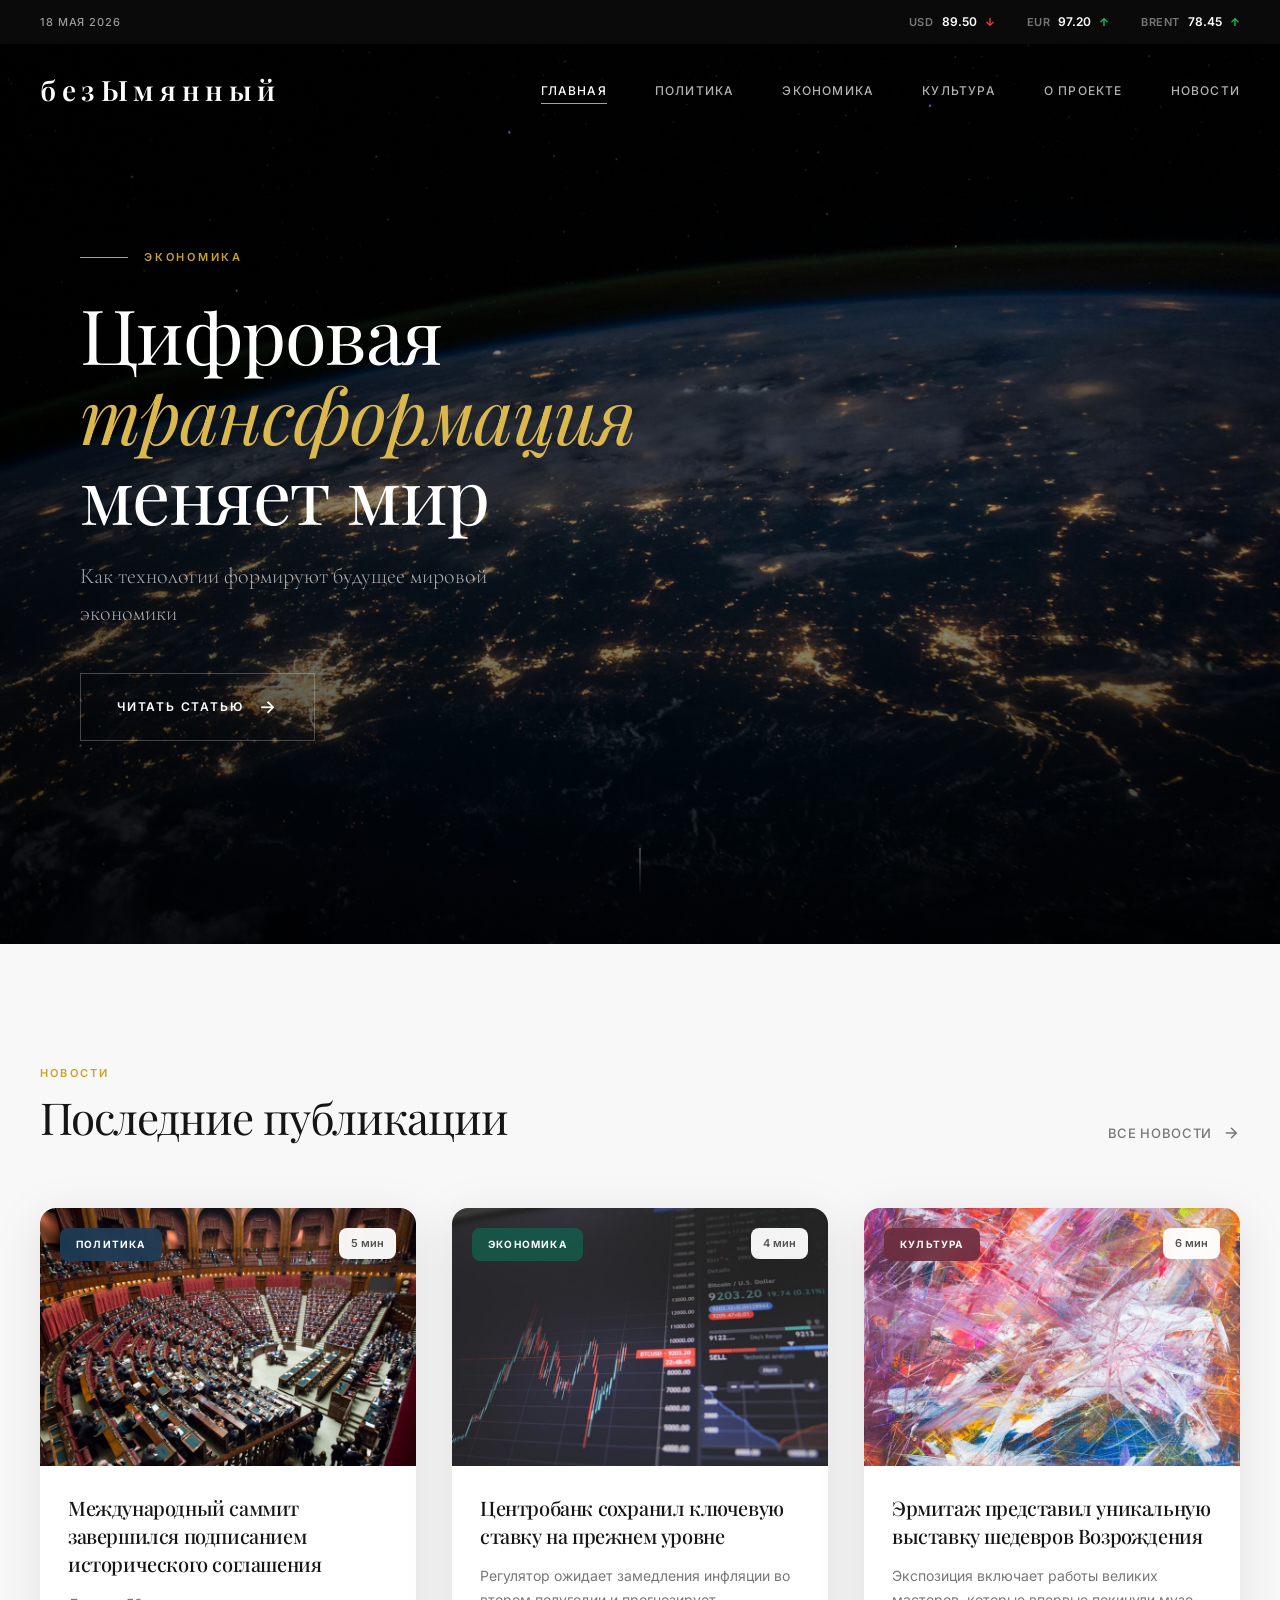
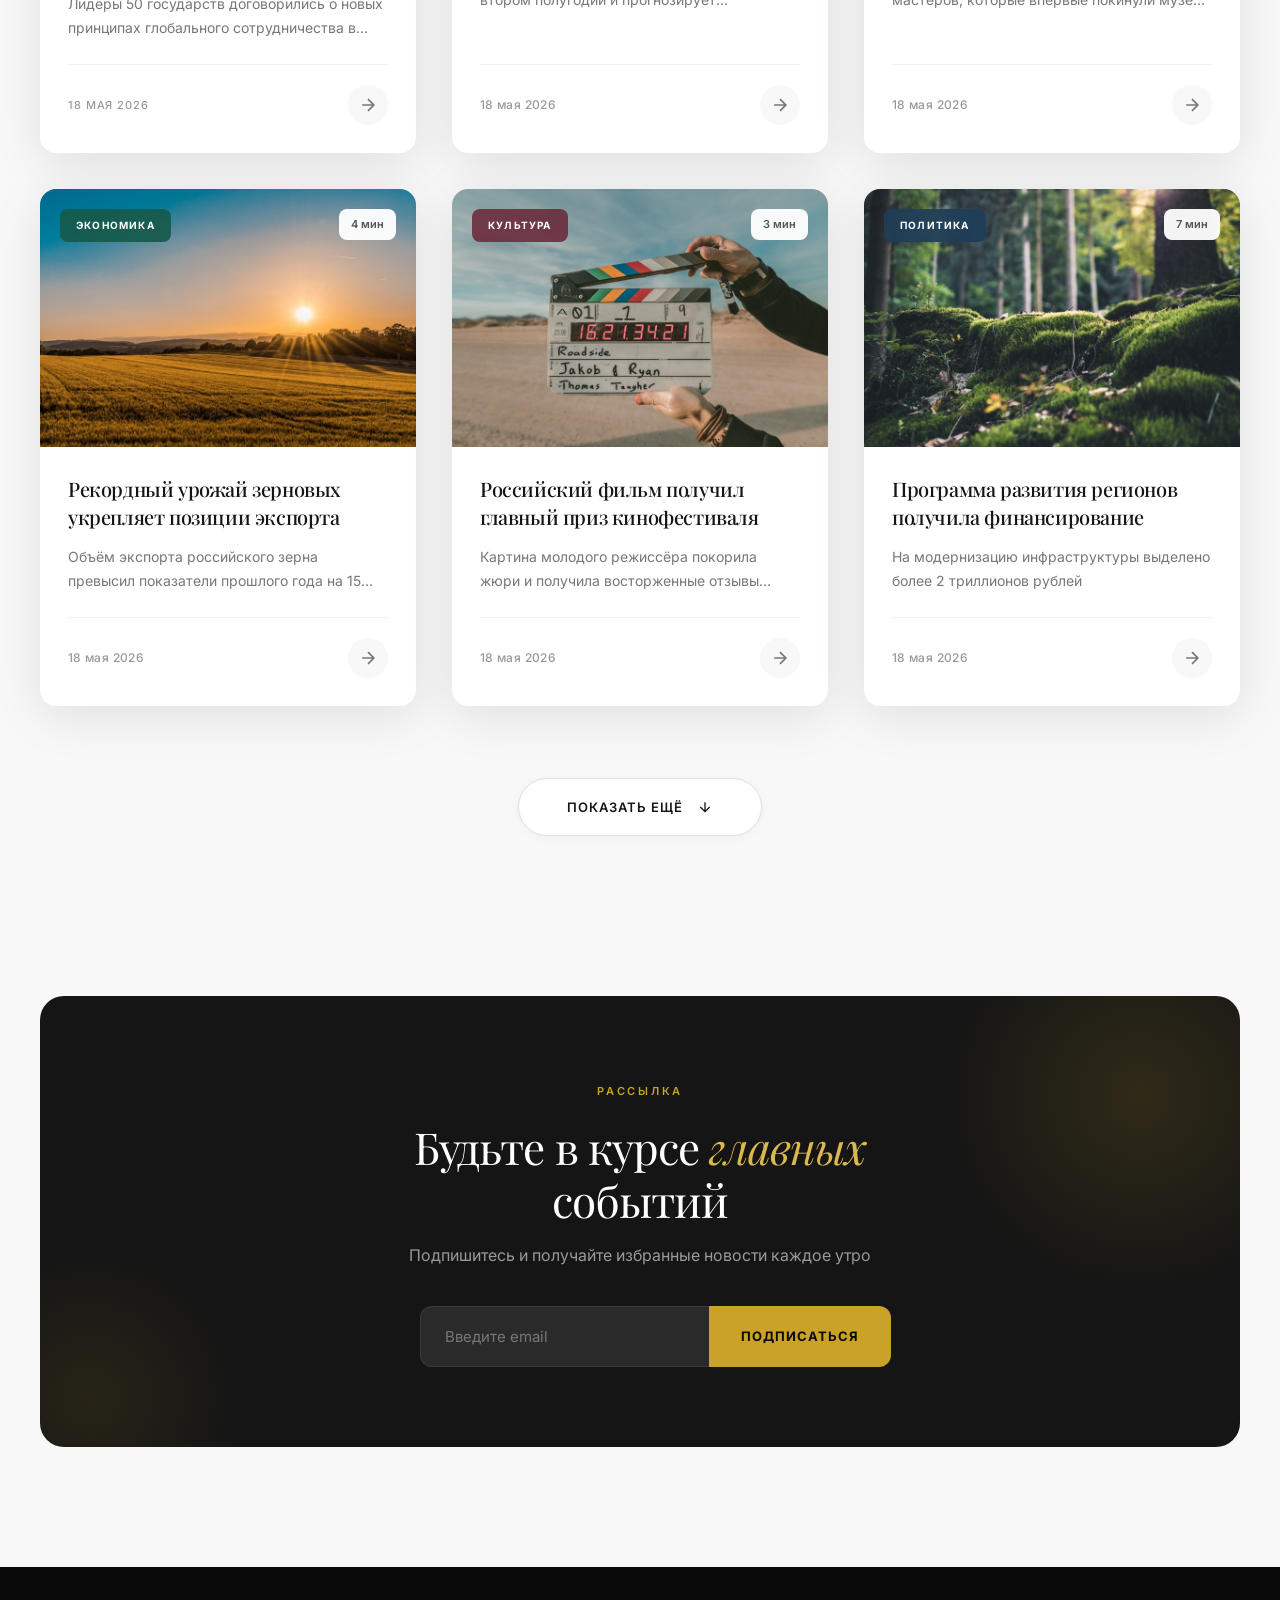
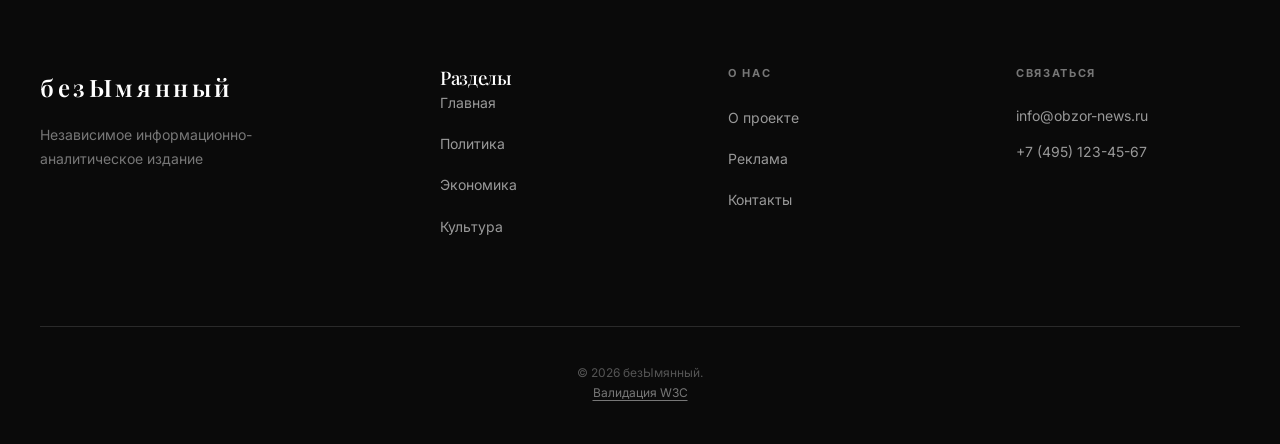
<file: index.html>
<!DOCTYPE html>
<html lang="ru">

<head>
    <meta charset="UTF-8">
    <meta name="viewport" content="width=device-width, initial-scale=1.0">
    <title>безЫмянный — Главные новости</title>
    <link rel="stylesheet" href="style.css">
    <link rel="preconnect" href="https://fonts.googleapis.com">
    <link
        href="https://fonts.googleapis.com/css2?family=Cormorant+Garamond:ital,wght@0,300;0,400;0,500;0,600;0,700;1,400;1,500&family=Inter:wght@300;400;500;600;700&family=Playfair+Display:ital,wght@0,400;0,500;0,600;0,700;1,400;1,500&display=swap"
        rel="stylesheet">
</head>

<body class="page-home">
    <!-- Верхняя панель -->
    <div class="top-bar">
        <div class="container">
            <div class="top-bar-content">
                <time class="current-date" datetime="2026-05-18">18 мая 2026</time>
                <div class="stocks-ticker">
                    <div class="ticker-item">
                        <span class="ticker-label">USD</span>
                        <span class="ticker-value">89.50</span>
                        <span class="ticker-change down">↓</span>
                    </div>
                    <div class="ticker-item">
                        <span class="ticker-label">EUR</span>
                        <span class="ticker-value">97.20</span>
                        <span class="ticker-change up">↑</span>
                    </div>
                    <div class="ticker-item">
                        <span class="ticker-label">BRENT</span>
                        <span class="ticker-value">78.45</span>
                        <span class="ticker-change up">↑</span>
                    </div>
                </div>
            </div>
        </div>
    </div>

    <!-- Шапка -->
    <header class="header">
        <div class="container">
            <div class="header-content">
                <a href="index.html" class="logo">безЫмянный</a>

                <nav class="nav">
                    <ul class="nav-list">
                        <li><a href="index.html" class="nav-link active">Главная</a></li>
                        <li><a href="politics.html" class="nav-link">Политика</a></li>
                        <li><a href="economy.html" class="nav-link">Экономика</a></li>
                        <li><a href="culture.html" class="nav-link">Культура</a></li>
                        <li><a href="about.html" class="nav-link">О проекте</a></li>
                        <li><a href="news.html?id=1" class="nav-link">Новости</a></li>
                    </ul>
                </nav>

                <button type="button" class="menu-toggle" aria-label="Меню" aria-expanded="false">
                    <span></span>
                    <span></span>
                </button>
            </div>
        </div>
    </header>

    <!-- Мобильное меню -->
    <div class="mobile-menu">
        <nav class="mobile-nav">
            <ul>
                <li><a href="index.html">Главная</a></li>
                <li><a href="politics.html">Политика</a></li>
                <li><a href="economy.html">Экономика</a></li>
                <li><a href="culture.html">Культура</a></li>
                <li><a href="about.html">О проекте</a></li>
                <li><a href="news.html?id=1">Новости</a></li>
            </ul>
        </nav>
    </div>

    <main>
        <!-- HERO -->
        <section class="hero">
            <div class="hero-bg">
                <img src="./imagine/mainweb.jfif"
                    alt="">
                <div class="hero-overlay"></div>
            </div>

            <div class="hero-content">
                <div class="hero-inner">
                    <div class="hero-tag">
                        <span class="tag-line"></span>
                        <span class="tag-text">Экономика</span>
                    </div>

                    <h1 class="hero-title">
                        Цифровая<br>
                        <em>трансформация</em><br>
                        меняет мир
                    </h1>

                    <p class="hero-subtitle">
                        Как технологии формируют будущее мировой экономики
                    </p>

                    <a href="#" onclick="return false;" class="hero-btn">
                        <span>Читать статью</span>
                        <span class="btn-arrow">→</span>
                    </a>
                </div>
            </div>

            <div class="hero-scroll">
                <div class="scroll-indicator">
                    <span class="scroll-line"></span>
                </div>
            </div>
        </section>

        <!-- Секция новостей -->
        <section class="news-section">
            <div class="container">
                <!-- Заголовок секции -->
                <div class="section-header">
                    <div class="section-header-left">
                        <span class="section-label">Новости</span>
                        <h2 class="section-title">Последние публикации</h2>
                    </div>
                    <a href="#" class="section-more">
                        Все новости
                        <svg width="18" height="18" viewBox="0 0 24 24" fill="none" stroke="currentColor"
                            stroke-width="2">
                            <path d="M5 12h14M12 5l7 7-7 7" />
                        </svg>
                    </a>
                </div>

                <!-- Сетка новостей -->
                <div class="news-grid">

                    <!-- Карточка новости 1 -->
                    <article class="news-card">
                        <a href="news.html?id=1" class="card-link">
                            <div class="card-image-container">
                                <div class="card-image">
                                    <img src="./imagine/2.jfif"
                                        alt="">
                                </div>
                                <div class="card-image-overlay"></div>
                                <span class="card-category politics">Политика</span>
                                <div class="card-read-badge">
                                    <span>5 мин</span>
                                </div>
                            </div>
                            <div class="card-content">
                                <div class="card-content-inner">
                                    <h3 class="card-title">Международный саммит завершился подписанием исторического
                                        соглашения</h3>
                                    <p class="card-excerpt">Лидеры 50 государств договорились о новых принципах
                                        глобального сотрудничества в сфере экономики и безопасности</p>
                                </div>
                                <div class="card-footer">
                                    <time class="current-date" datetime="2026-05-18">18 мая 2026</time>
                                    <span class="card-arrow">
                                        <svg width="20" height="20" viewBox="0 0 24 24" fill="none"
                                            stroke="currentColor" stroke-width="2">
                                            <path d="M5 12h14M12 5l7 7-7 7" />
                                        </svg>
                                    </span>
                                </div>
                            </div>
                        </a>
                    </article>

                    <!-- Карточка новости 2 -->
                    <article class="news-card">
                        <a href="news.html?id=2" class="card-link">
                            <div class="card-image-container">
                                <div class="card-image">
                                    <img src="./imagine/3.jfif"
                                        alt="">
                                </div>
                                <div class="card-image-overlay"></div>
                                <span class="card-category economy">Экономика</span>
                                <div class="card-read-badge">
                                    <span>4 мин</span>
                                </div>
                            </div>
                            <div class="card-content">
                                <div class="card-content-inner">
                                    <h3 class="card-title">Центробанк сохранил ключевую ставку на прежнем уровне</h3>
                                    <p class="card-excerpt">Регулятор ожидает замедления инфляции во втором полугодии и
                                        прогнозирует стабилизацию рынка</p>
                                </div>
                                <div class="card-footer">
                                    <time class="card-date" datetime="2026-05-18">18 мая 2026</time>
                                    <span class="card-arrow">
                                        <svg width="20" height="20" viewBox="0 0 24 24" fill="none"
                                            stroke="currentColor" stroke-width="2">
                                            <path d="M5 12h14M12 5l7 7-7 7" />
                                        </svg>
                                    </span>
                                </div>
                            </div>
                        </a>
                    </article>

                    <!-- Карточка новости 3 -->
                    <article class="news-card">
                        <a href="news.html?id=3" class="card-link">
                            <div class="card-image-container">
                                <div class="card-image">
                                    <img src="./imagine/4.jfif"
                                        alt="">
                                </div>
                                <div class="card-image-overlay"></div>
                                <span class="card-category culture">Культура</span>
                                <div class="card-read-badge">
                                    <span>6 мин</span>
                                </div>
                            </div>
                            <div class="card-content">
                                <div class="card-content-inner">
                                    <h3 class="card-title">Эрмитаж представил уникальную выставку шедевров Возрождения
                                    </h3>
                                    <p class="card-excerpt">Экспозиция включает работы великих мастеров, которые впервые
                                        покинули музеи Италии</p>
                                </div>
                                <div class="card-footer">
                                    <time class="card-date" datetime="2026-05-18">18 мая 2026</time>
                                    <span class="card-arrow">
                                        <svg width="20" height="20" viewBox="0 0 24 24" fill="none"
                                            stroke="currentColor" stroke-width="2">
                                            <path d="M5 12h14M12 5l7 7-7 7" />
                                        </svg>
                                    </span>
                                </div>
                            </div>
                        </a>
                    </article>

                    <!-- Карточка новости 4 -->
                    <article class="news-card">
                        <a href="news.html?id=4" class="card-link">
                            <div class="card-image-container">
                                <div class="card-image">
                                    <img src="./imagine/5.jfif"
                                        alt="">
                                </div>
                                <div class="card-image-overlay"></div>
                                <span class="card-category economy">Экономика</span>
                                <div class="card-read-badge">
                                    <span>4 мин</span>
                                </div>
                            </div>
                            <div class="card-content">
                                <div class="card-content-inner">
                                    <h3 class="card-title">Рекордный урожай зерновых укрепляет позиции экспорта</h3>
                                    <p class="card-excerpt">Объём экспорта российского зерна превысил показатели
                                        прошлого года на 15 процентов</p>
                                </div>
                                <div class="card-footer">
                                    <time class="card-date" datetime="2026-05-18">18 мая 2026</time>
                                    <span class="card-arrow">
                                        <svg width="20" height="20" viewBox="0 0 24 24" fill="none"
                                            stroke="currentColor" stroke-width="2">
                                            <path d="M5 12h14M12 5l7 7-7 7" />
                                        </svg>
                                    </span>
                                </div>
                            </div>
                        </a>
                    </article>

                    <!-- Карточка новости 5 -->
                    <article class="news-card">
                        <a href="news.html?id=5" class="card-link">
                            <div class="card-image-container">
                                <div class="card-image">
                                    <img src="./imagine/6.jfif"
                                        alt="">
                                </div>
                                <div class="card-image-overlay"></div>
                                <span class="card-category culture">Культура</span>
                                <div class="card-read-badge">
                                    <span>3 мин</span>
                                </div>
                            </div>
                            <div class="card-content">
                                <div class="card-content-inner">
                                    <h3 class="card-title">Российский фильм получил главный приз кинофестиваля</h3>
                                    <p class="card-excerpt">Картина молодого режиссёра покорила жюри и получила
                                        восторженные отзывы критиков</p>
                                </div>
                                <div class="card-footer">
                                    <time class="card-date" datetime="2026-05-18">18 мая 2026</time>
                                    <span class="card-arrow">
                                        <svg width="20" height="20" viewBox="0 0 24 24" fill="none"
                                            stroke="currentColor" stroke-width="2">
                                            <path d="M5 12h14M12 5l7 7-7 7" />
                                        </svg>
                                    </span>
                                </div>
                            </div>
                        </a>
                    </article>

                    <!-- Карточка новости 6 -->
                    <article class="news-card">
                        <a href="news.html?id=6" class="card-link">
                            <div class="card-image-container">
                                <div class="card-image">
                                    <img src="./imagine/7.jfif"
                                        alt="">
                                </div>
                                <div class="card-image-overlay"></div>
                                <span class="card-category politics">Политика</span>
                                <div class="card-read-badge">
                                    <span>7 мин</span>
                                </div>
                            </div>
                            <div class="card-content">
                                <div class="card-content-inner">
                                    <h3 class="card-title">Программа развития регионов получила финансирование</h3>
                                    <p class="card-excerpt">На модернизацию инфраструктуры выделено более 2 триллионов
                                        рублей</p>
                                </div>
                                <div class="card-footer">
                                    <time class="card-date" datetime="2026-05-18">18 мая 2026</time>
                                    <span class="card-arrow">
                                        <svg width="20" height="20" viewBox="0 0 24 24" fill="none"
                                            stroke="currentColor" stroke-width="2">
                                            <path d="M5 12h14M12 5l7 7-7 7" />
                                        </svg>
                                    </span>
                                </div>
                            </div>
                        </a>
                    </article>

                </div>

                <!-- Кнопка загрузить ещё -->
                <div class="section-footer">
                    <button class="load-more-btn">
                        <span class="btn-text">Показать ещё</span>
                        <span class="btn-icon">
                            <svg width="16" height="16" viewBox="0 0 24 24" fill="none" stroke="currentColor"
                                stroke-width="2">
                                <path d="M12 5v14M5 12l7 7 7-7" />
                            </svg>
                        </span>
                    </button>
                </div>
            </div>
        </section>

        <!-- Подписка -->
        <section class="subscribe-section">
            <div class="container">
                <div class="subscribe-card">
                    <div class="subscribe-content">
                        <span class="subscribe-label">Рассылка</span>
                        <h2 class="subscribe-title">Будьте в курсе <em>главных</em> событий</h2>
                        <p class="subscribe-desc">Подпишитесь и получайте избранные новости каждое утро</p>
                        <form class="subscribe-form">
                            <input type="email" placeholder="Введите email" required>
                            <button type="submit">Подписаться</button>
                        </form>
                    </div>
                </div>
            </div>
        </section>
    </main>

    <!-- Подвал -->
    <footer class="footer">
        <div class="container">
            <div class="footer-main">
                <div class="footer-brand">
                    <a href="index.html" class="footer-logo">безЫмянный</a>
                    <p>Независимое информационно-аналитическое издание</p>
                </div>
                <nav class="footer-nav">
                    <h3>Разделы</h3>
                    <ul>
                        <li><a href="index.html">Главная</a></li>
                        <li><a href="politics.html">Политика</a></li>
                        <li><a href="economy.html">Экономика</a></li>
                        <li><a href="culture.html">Культура</a></li>
                    </ul>
                </nav>
                <nav class="footer-nav">
                    <h4>О нас</h4>
                    <ul>
                        <li><a href="about.html">О проекте</a></li>
                        <li><a href="#">Реклама</a></li>
                        <li><a href="#">Контакты</a></li>
                    </ul>
                </nav>
                <div class="footer-contacts">
                    <h4>Связаться</h4>
                    <a href="mailto:info@obzor-news.ru">info@obzor-news.ru</a>
                    <a href="tel:+74951234567">+7 (495) 123-45-67</a>
                </div>
            </div>
            <div class="footer-bottom">
                <p>© 2026 безЫмянный. </p>
                <p><a class="validator-link" href="https://validator.w3.org/check?uri=referer" target="_blank"
                        rel="noopener noreferrer">Валидация W3C</a></p>
            </div>
        </div>
    </footer>

    <script src="script.js"></script>
</body>

</html>
</file>
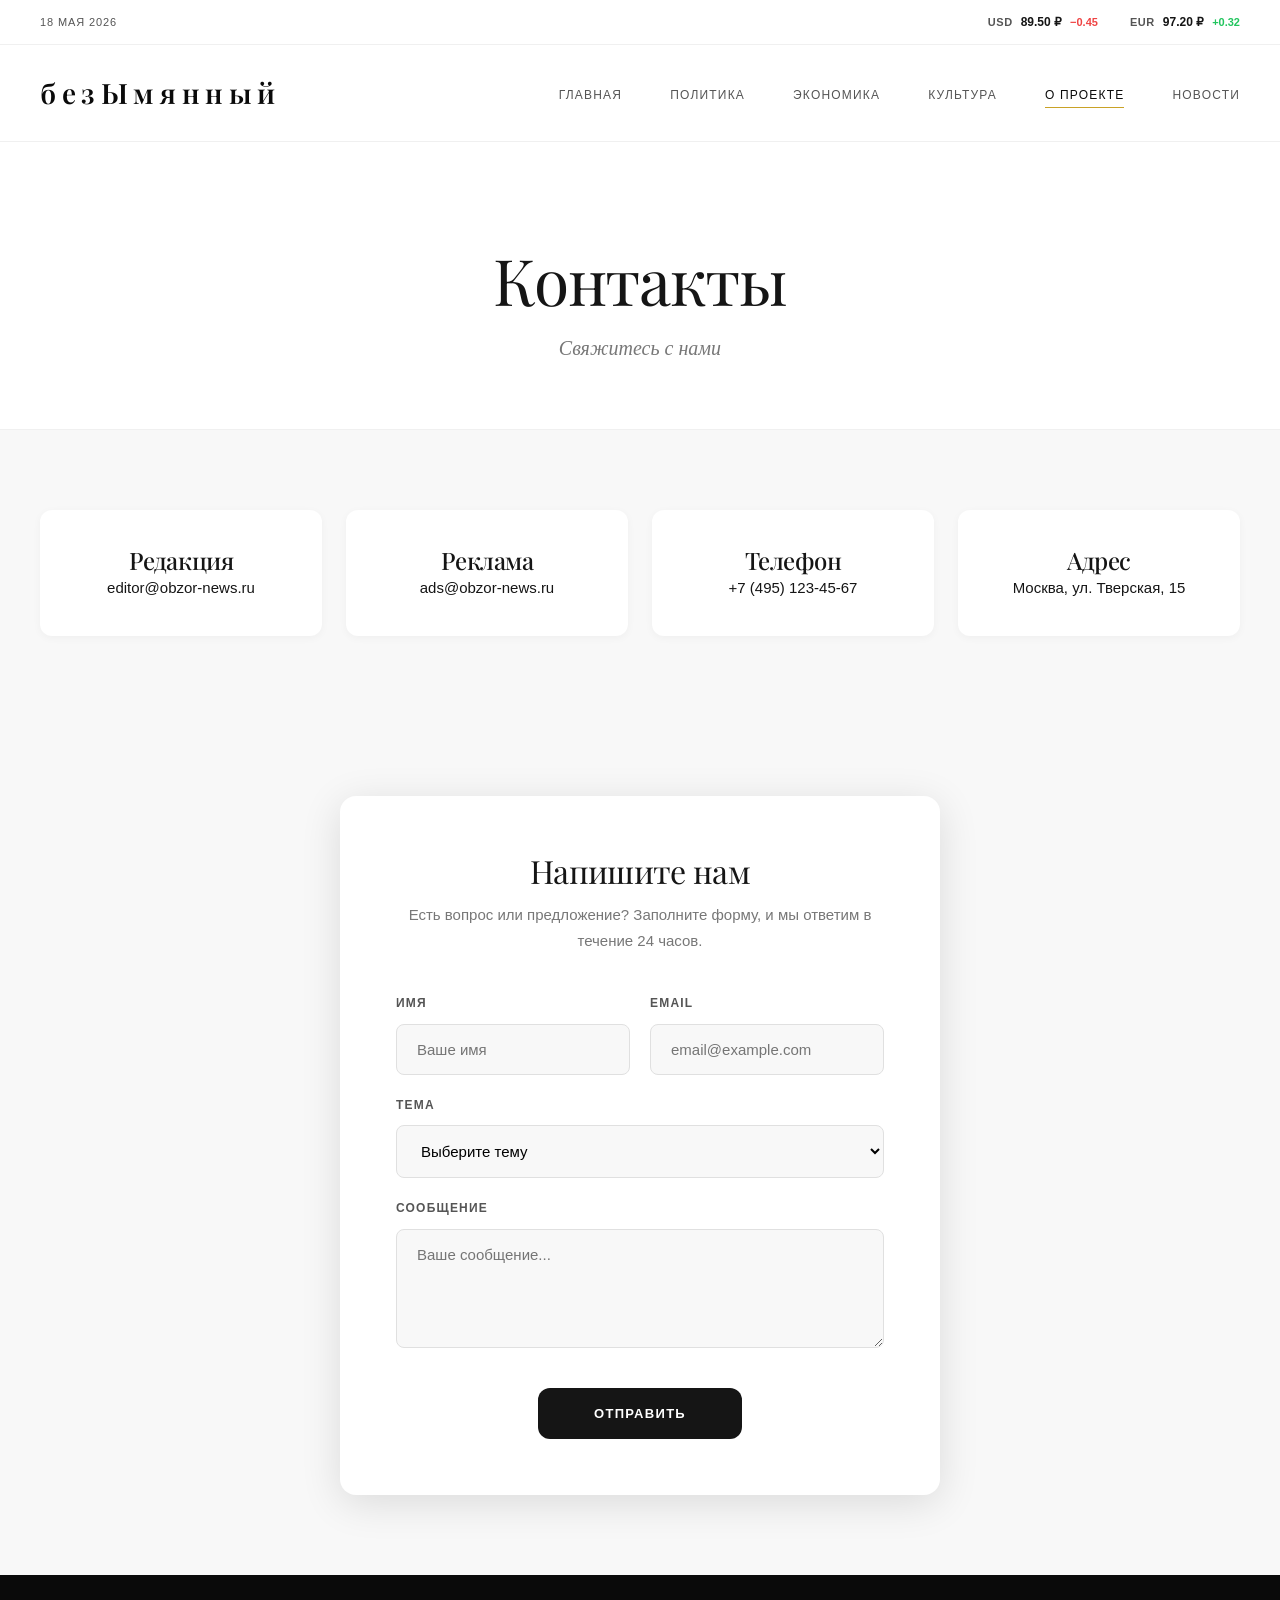
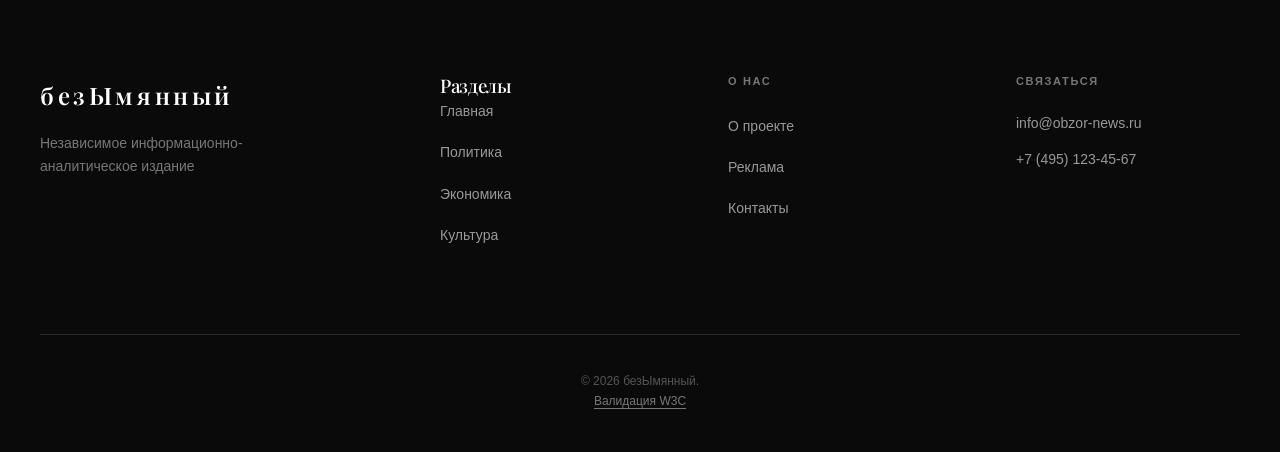
<file: about.html>
<!DOCTYPE html>
<html lang="ru">
<head>
    <meta charset="UTF-8">
    <meta name="viewport" content="width=device-width, initial-scale=1.0">
    <title>О проекте — безЫмянный</title>
    <link rel="stylesheet" href="style.css">
    <link rel="preconnect" href="https://fonts.googleapis.com">
    <link href="https://fonts.googleapis.com/css2?family=Cormorant:ital,wght@0,300;0,400;0,500;0,600;0,700;1,400;1,500&family=Geologica:wght@300;400;500;600;700&family=Playfair+Display:ital,wght@0,400;0,500;0,600;0,700;1,400;1,500&display=swap" rel="stylesheet">
</head>
<body>
    <!-- Верхняя панель -->
    <div class="top-bar top-bar-light">
        <div class="container">
            <div class="top-bar-content">
               <time class="current-date" datetime="2026-05-18">18 мая 2026</time>
                <div class="stocks-ticker">
                    <div class="ticker-item">
                        <span class="ticker-label">USD</span>
                        <span class="ticker-value">89.50 ₽</span>
                        <span class="ticker-change down">−0.45</span>
                    </div>
                    <div class="ticker-item">
                        <span class="ticker-label">EUR</span>
                        <span class="ticker-value">97.20 ₽</span>
                        <span class="ticker-change up">+0.32</span>
                    </div>
                </div>
            </div>
        </div>
    </div>

    <!-- Шапка -->
    <header class="header header-light">
        <div class="container">
            <div class="header-content">
                <a href="index.html" class="logo">
                    <span class="logo-text">безЫмянный</span>
                </a>
                
                <nav class="nav">
                    <ul class="nav-list">
                        <li><a href="index.html" class="nav-link">Главная</a></li>
                        <li><a href="politics.html" class="nav-link">Политика</a></li>
                        <li><a href="economy.html" class="nav-link">Экономика</a></li>
                        <li><a href="culture.html" class="nav-link">Культура</a></li>
                        <li><a href="about.html" class="nav-link active">О проекте</a></li>
                        <li><a href="news.html?id=1" class="nav-link">Новости</a></li>
                    </ul>
                </nav>

                <button type="button" class="menu-toggle" aria-label="Меню" aria-expanded="false">
                    <span></span>
                    <span></span>
                </button>
            </div>
        </div>
    </header>

    <!-- Мобильное меню -->
    <div class="mobile-menu">
        <nav class="mobile-nav">
            <ul>
                <li><a href="index.html">Главная</a></li>
                <li><a href="politics.html">Политика</a></li>
                <li><a href="economy.html">Экономика</a></li>
                <li><a href="culture.html">Культура</a></li>
                <li><a href="about.html">О проекте</a></li>
                <li><a href="news.html?id=1">Новости</a></li>
            </ul>
        </nav>
    </div>

    <main>
        <!-- Заголовок -->
        <section class="page-header">
            <div class="container">
                <h1 class="page-title">Контакты</h1>
                <p class="page-desc">Свяжитесь с нами</p>
            </div>
        </section>

        <!-- Контакты -->
        <section class="contacts-section">
            <div class="container">
                <div class="contacts-grid">
                    <div class="contact-card">
                        <h2>Редакция</h2>
                        <p>editor@obzor-news.ru</p>
                    </div>
                    <div class="contact-card">
                        <h2>Реклама</h2>
                        <p>ads@obzor-news.ru</p>
                    </div>
                    <div class="contact-card">
                        <h2>Телефон</h2>
                        <p>+7 (495) 123-45-67</p>
                    </div>
                    <div class="contact-card">
                        <h2>Адрес</h2>
                        <p>Москва, ул. Тверская, 15</p>
                    </div>
                </div>
            </div>
        </section>

        <!-- Форма обратной связи -->
        <section class="form-section">
            <div class="container container-narrow">
                <div class="form-wrapper">
                    <h2>Напишите нам</h2>
                    <p>Есть вопрос или предложение? Заполните форму, и мы ответим в течение 24 часов.</p>
                    
                    <form class="contact-form">
                        <div class="form-row">
                            <div class="form-group">
                                <label for="name">Имя</label>
                                <input type="text" id="name" name="name" placeholder="Ваше имя" required>
                            </div>
                            <div class="form-group">
                                <label for="email">Email</label>
                                <input type="email" id="email" name="email" placeholder="email@example.com" required>
                            </div>
                        </div>
                        <div class="form-group">
                            <label for="subject">Тема</label>
                            <select id="subject" name="subject">
                                <option value="">Выберите тему</option>
                                <option value="ads">Реклама</option>
                                <option value="author">Стать автором</option>
                                <option value="error">Сообщить об ошибке</option>
                                <option value="other">Другое</option>
                            </select>
                        </div>
                        <div class="form-group">
                            <label for="message">Сообщение</label>
                            <textarea id="message" name="message" rows="5" placeholder="Ваше сообщение..." required></textarea>
                        </div>
                        <button type="submit" class="submit-btn">Отправить</button>
                    </form>
                </div>
            </div>
        </section>
    </main>

    <!-- Подвал -->
   <footer class="footer">
        <div class="container">
            <div class="footer-main">
                <div class="footer-brand">
                    <a href="index.html" class="footer-logo">безЫмянный</a>
                    <p>Независимое информационно-аналитическое издание</p>
                </div>
                <nav class="footer-nav">
                    <h3>Разделы</h3>
                    <ul>
                        <li><a href="index.html">Главная</a></li>
                        <li><a href="politics.html">Политика</a></li>
                        <li><a href="economy.html">Экономика</a></li>
                        <li><a href="culture.html">Культура</a></li>
                    </ul>
                </nav>
                <nav class="footer-nav">
                    <h4>О нас</h4>
                    <ul>
                        <li><a href="about.html">О проекте</a></li>
                        <li><a href="#">Реклама</a></li>
                        <li><a href="#">Контакты</a></li>
                    </ul>
                </nav>
                <div class="footer-contacts">
                    <h4>Связаться</h4>
                    <a href="mailto:info@obzor-news.ru">info@obzor-news.ru</a>
                    <a href="tel:+74951234567">+7 (495) 123-45-67</a>
                </div>
            </div>
            <div class="footer-bottom">
                <p>© 2026 безЫмянный. </p>
                <p><a class="validator-link" href="https://validator.w3.org/check?uri=referer" target="_blank" rel="noopener noreferrer">Валидация W3C</a></p>
            </div>
        </div>
    </footer>


    <script src="script.js"></script>
</body>
</html>
</file>
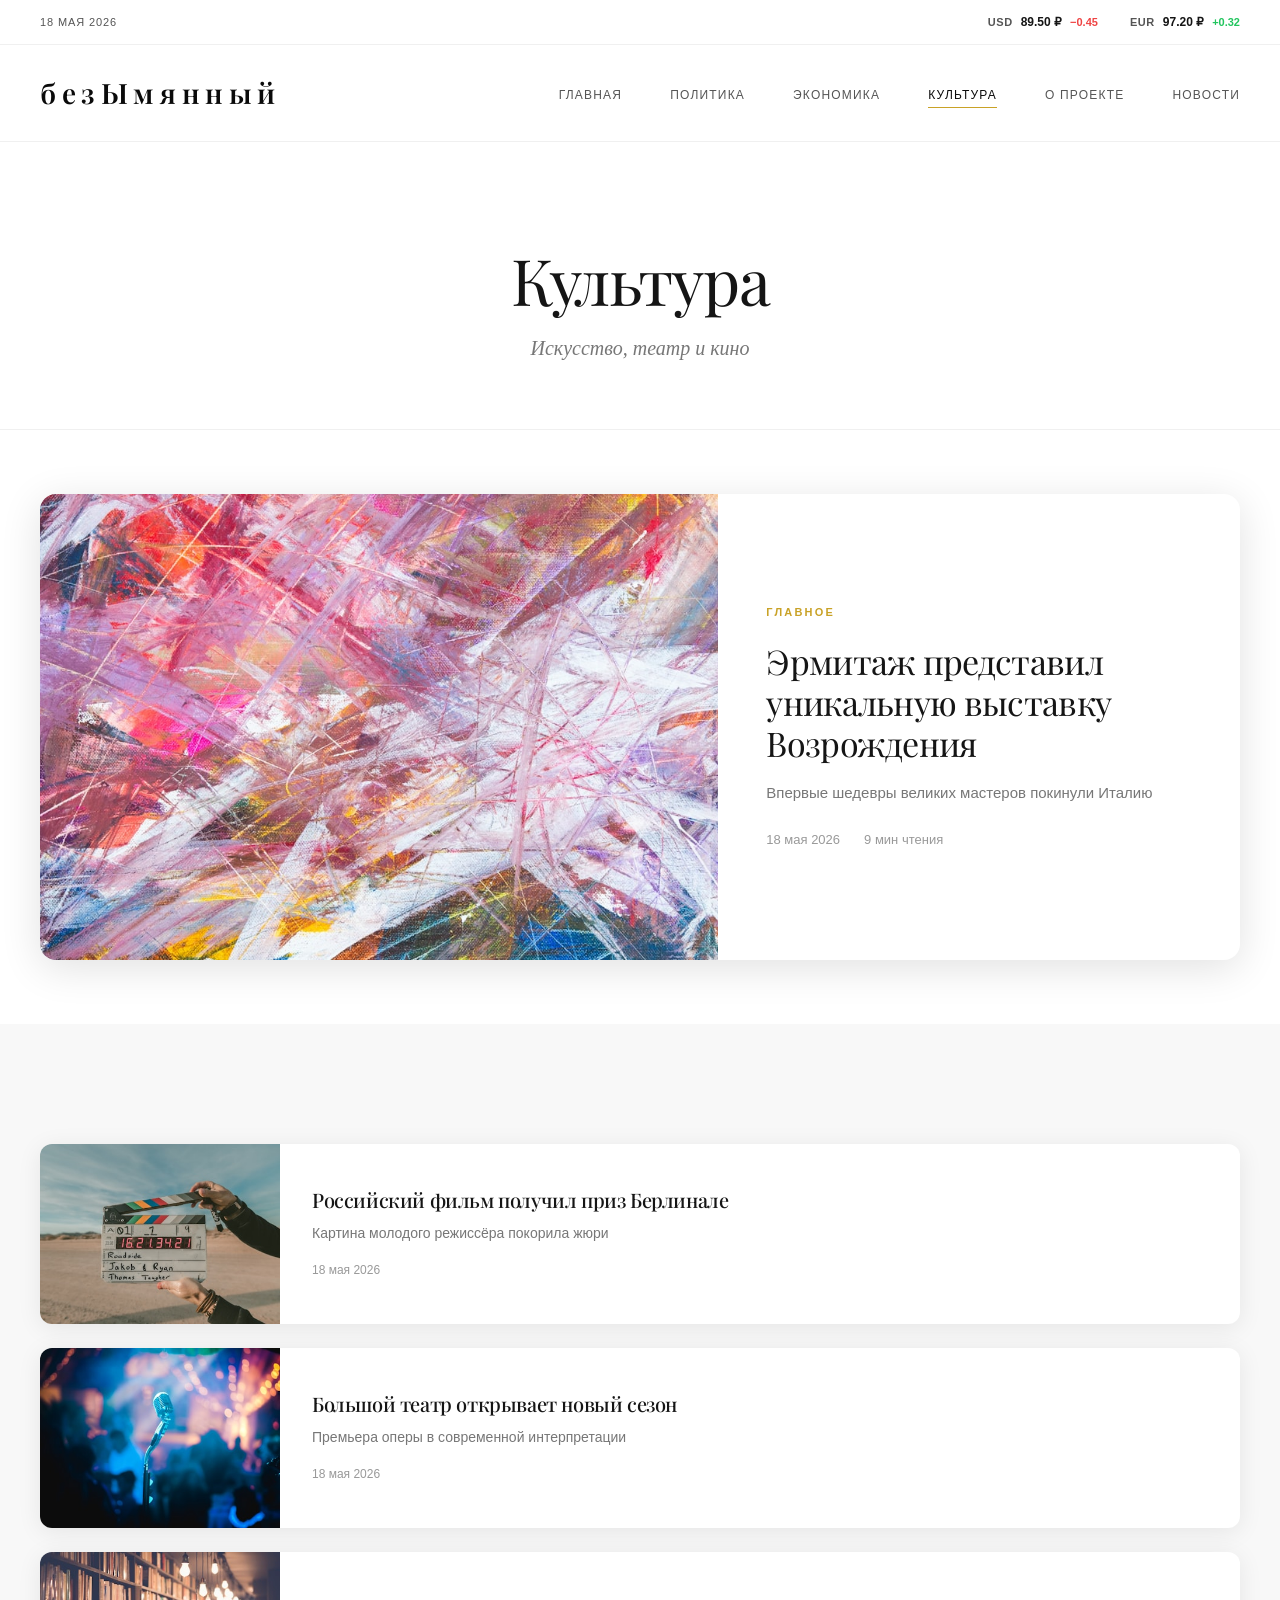
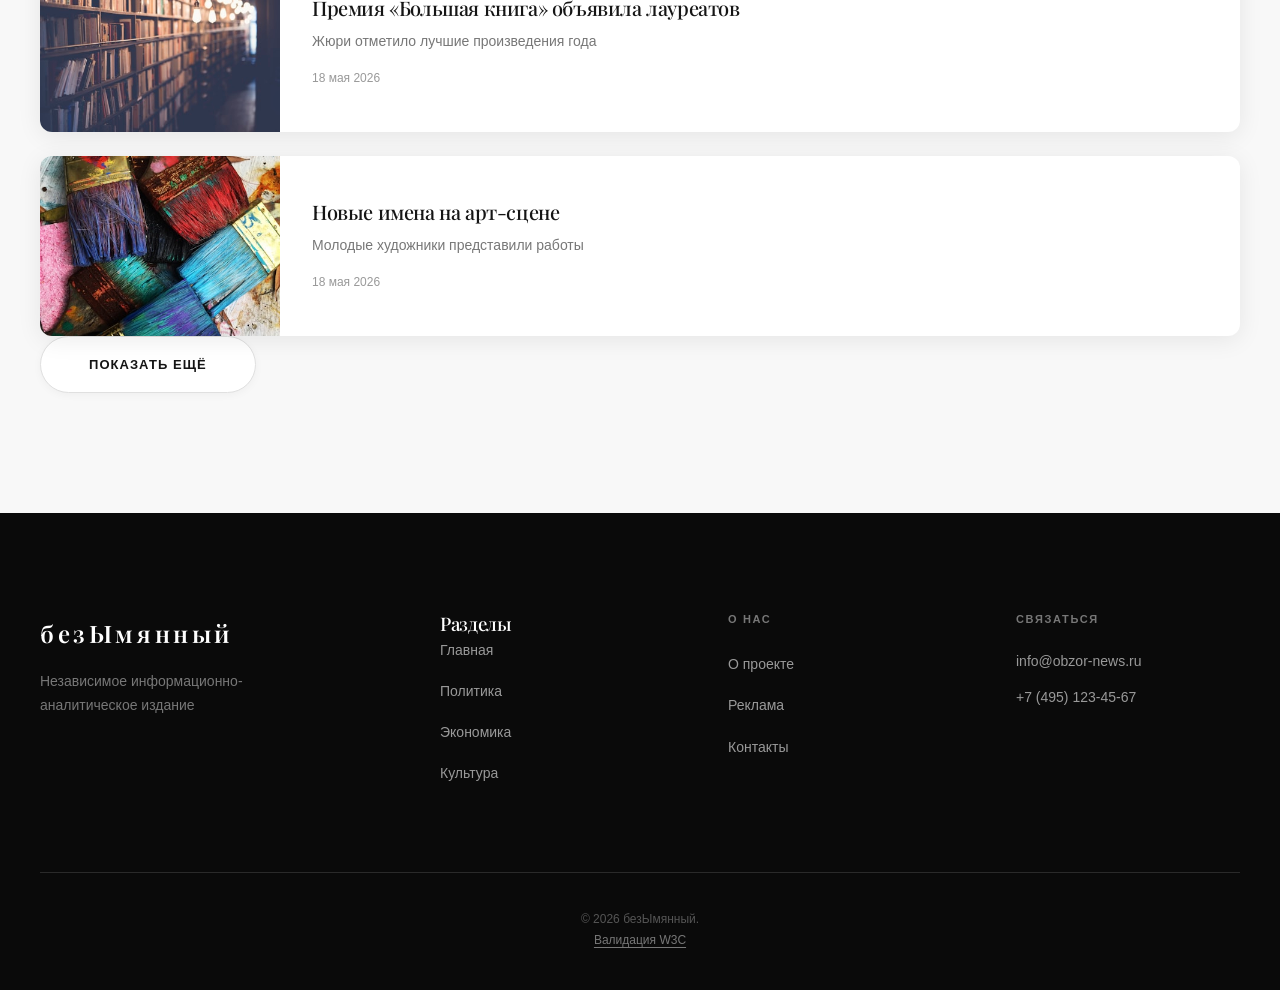
<file: culture.html>
<!DOCTYPE html>
<html lang="ru">
<head>
    <meta charset="UTF-8">
    <meta name="viewport" content="width=device-width, initial-scale=1.0">
    <title>Культура — безЫмянный</title>
    <link rel="stylesheet" href="style.css">
    <link rel="preconnect" href="https://fonts.googleapis.com">
    <link href="https://fonts.googleapis.com/css2?family=Cormorant:ital,wght@0,300;0,400;0,500;0,600;0,700;1,400;1,500&family=Geologica:wght@300;400;500;600;700&family=Playfair+Display:ital,wght@0,400;0,500;0,600;0,700;1,400;1,500&display=swap" rel="stylesheet">
</head>
<body>
    <!-- Верхняя панель -->
    <div class="top-bar top-bar-light">
        <div class="container">
            <div class="top-bar-content">
                <time class="current-date" datetime="2026-05-18">18 мая 2026</time>
                <div class="stocks-ticker">
                    <div class="ticker-item">
                        <span class="ticker-label">USD</span>
                        <span class="ticker-value">89.50 ₽</span>
                        <span class="ticker-change down">−0.45</span>
                    </div>
                    <div class="ticker-item">
                        <span class="ticker-label">EUR</span>
                        <span class="ticker-value">97.20 ₽</span>
                        <span class="ticker-change up">+0.32</span>
                    </div>
                </div>
            </div>
        </div>
    </div>

    <!-- Шапка -->
    <header class="header header-light">
        <div class="container">
            <div class="header-content">
                <a href="index.html" class="logo">
                    <span class="logo-text">безЫмянный</span>
                </a>
                
                <nav class="nav">
                    <ul class="nav-list">
                        <li><a href="index.html" class="nav-link">Главная</a></li>
                        <li><a href="politics.html" class="nav-link">Политика</a></li>
                        <li><a href="economy.html" class="nav-link">Экономика</a></li>
                        <li><a href="culture.html" class="nav-link active">Культура</a></li>
                        <li><a href="about.html" class="nav-link">О проекте</a></li>
                        <li><a href="news.html?id=1" class="nav-link">Новости</a></li>
                    </ul>
                </nav>

                <button type="button" class="menu-toggle" aria-label="Меню" aria-expanded="false">
                    <span></span>
                    <span></span>
                </button>
            </div>
        </div>
    </header>

    <!-- Мобильное меню -->
    <div class="mobile-menu">
        <nav class="mobile-nav">
            <ul>
                <li><a href="index.html">Главная</a></li>
                <li><a href="politics.html">Политика</a></li>
                <li><a href="economy.html">Экономика</a></li>
                <li><a href="culture.html">Культура</a></li>
                <li><a href="about.html">О проекте</a></li>
                <li><a href="news.html?id=1">Новости</a></li>
            </ul>
        </nav>
    </div>

    <main>
        <!-- Заголовок раздела -->
        <section class="page-header">
            <div class="container">
                <h1 class="page-title">Культура</h1>
                <p class="page-desc">Искусство, театр и кино</p>
            </div>
        </section>

        <!-- Главная новость -->
        <section class="featured-section">
            <div class="container">
                <article class="featured-card">
                    <a href="#" onclick="return false;">
                        <div class="featured-image">
                            <img src="./imagine/19.jfif" alt="">
                        </div>
                        <div class="featured-body">
                            <span class="featured-label">Главное</span>
                            <h2>Эрмитаж представил уникальную выставку Возрождения</h2>
                            <p>Впервые шедевры великих мастеров покинули Италию</p>
                            <div class="featured-meta">
                            <time  datetime="2026-05-18">18 мая 2026</time>
                                <span>9 мин чтения</span>
                            </div>
                        </div>
                    </a>
                </article>
            </div>
        </section>

        <!-- Список новостей -->
        <section class="news-section">
            <div class="container">
                <div class="news-list">
                    <article class="news-item">
                        <a href="#" onclick="return false;">
                            <div class="news-item-image">
                                <img src="./imagine/20.jfif" alt="">
                            </div>
                            <div class="news-item-body">
                                <h3>Российский фильм получил приз Берлинале</h3>
                                <p>Картина молодого режиссёра покорила жюри</p>
                                <time  datetime="2026-05-18">18 мая 2026</time>
                            </div>
                        </a>
                    </article>

                    <article class="news-item">
                        <a href="#" onclick="return false;">
                            <div class="news-item-image">
                                <img src="./imagine/21.jfif" alt="">
                            </div>
                            <div class="news-item-body">
                                <h3>Большой театр открывает новый сезон</h3>
                                <p>Премьера оперы в современной интерпретации</p>
                               <time  datetime="2026-05-18">18 мая 2026</time>
                            </div>
                        </a>
                    </article>

                    <article class="news-item">
                        <a href="#" onclick="return false;">
                            <div class="news-item-image">
                                <img src="./imagine/22.jfif" alt="">
                            </div>
                            <div class="news-item-body">
                                <h3>Премия «Большая книга» объявила лауреатов</h3>
                                <p>Жюри отметило лучшие произведения года</p>
                                <time  datetime="2026-05-18">18 мая 2026</time>
                            </div>
                        </a>
                    </article>

                    <article class="news-item">
                        <a href="#" onclick="return false;">
                            <div class="news-item-image">
                                <img src="./imagine/23.jfif" alt="">
                            </div>
                            <div class="news-item-body">
                                <h3>Новые имена на арт-сцене</h3>
                                <p>Молодые художники представили работы</p>
                                <time  datetime="2026-05-18">18 мая 2026</time>
                            </div>
                        </a>
                    </article>
                </div>

                <button class="load-more-btn">Показать ещё</button>
            </div>
        </section>
    </main>

    <!-- Подвал -->
    <footer class="footer">
        <div class="container">
            <div class="footer-main">
                <div class="footer-brand">
                    <a href="index.html" class="footer-logo">безЫмянный</a>
                    <p>Независимое информационно-аналитическое издание</p>
                </div>
                <nav class="footer-nav">
                    <h3>Разделы</h3>
                    <ul>
                        <li><a href="index.html">Главная</a></li>
                        <li><a href="politics.html">Политика</a></li>
                        <li><a href="economy.html">Экономика</a></li>
                        <li><a href="culture.html">Культура</a></li>
                    </ul>
                </nav>
                <nav class="footer-nav">
                    <h4>О нас</h4>
                    <ul>
                        <li><a href="about.html">О проекте</a></li>
                        <li><a href="#">Реклама</a></li>
                        <li><a href="#">Контакты</a></li>
                    </ul>
                </nav>
                <div class="footer-contacts">
                    <h4>Связаться</h4>
                    <a href="mailto:info@obzor-news.ru">info@obzor-news.ru</a>
                    <a href="tel:+74951234567">+7 (495) 123-45-67</a>
                </div>
            </div>
            <div class="footer-bottom">
                <p>© 2026 безЫмянный. </p>
                <p><a class="validator-link" href="https://validator.w3.org/check?uri=referer" target="_blank" rel="noopener noreferrer">Валидация W3C</a></p>
            </div>
        </div>
    </footer>


    <script src="script.js"></script>
</body>
</html>
</file>
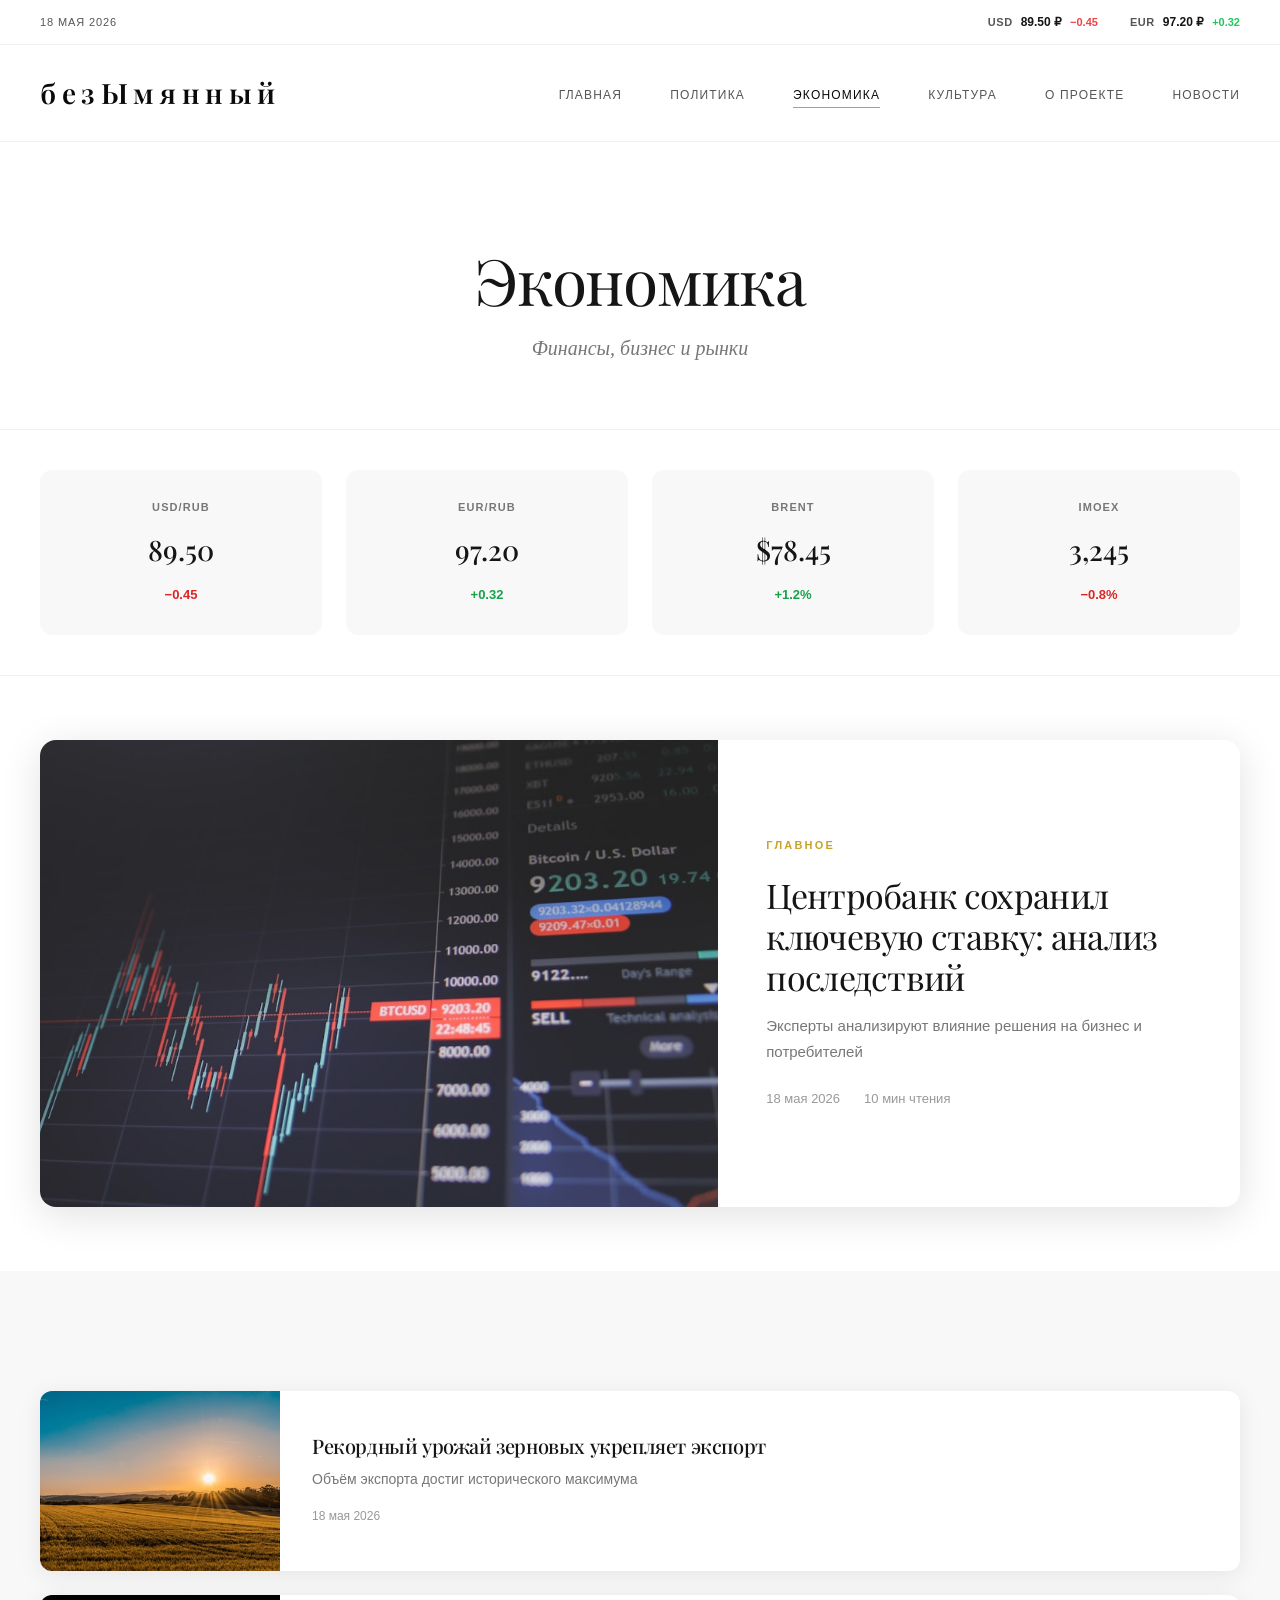
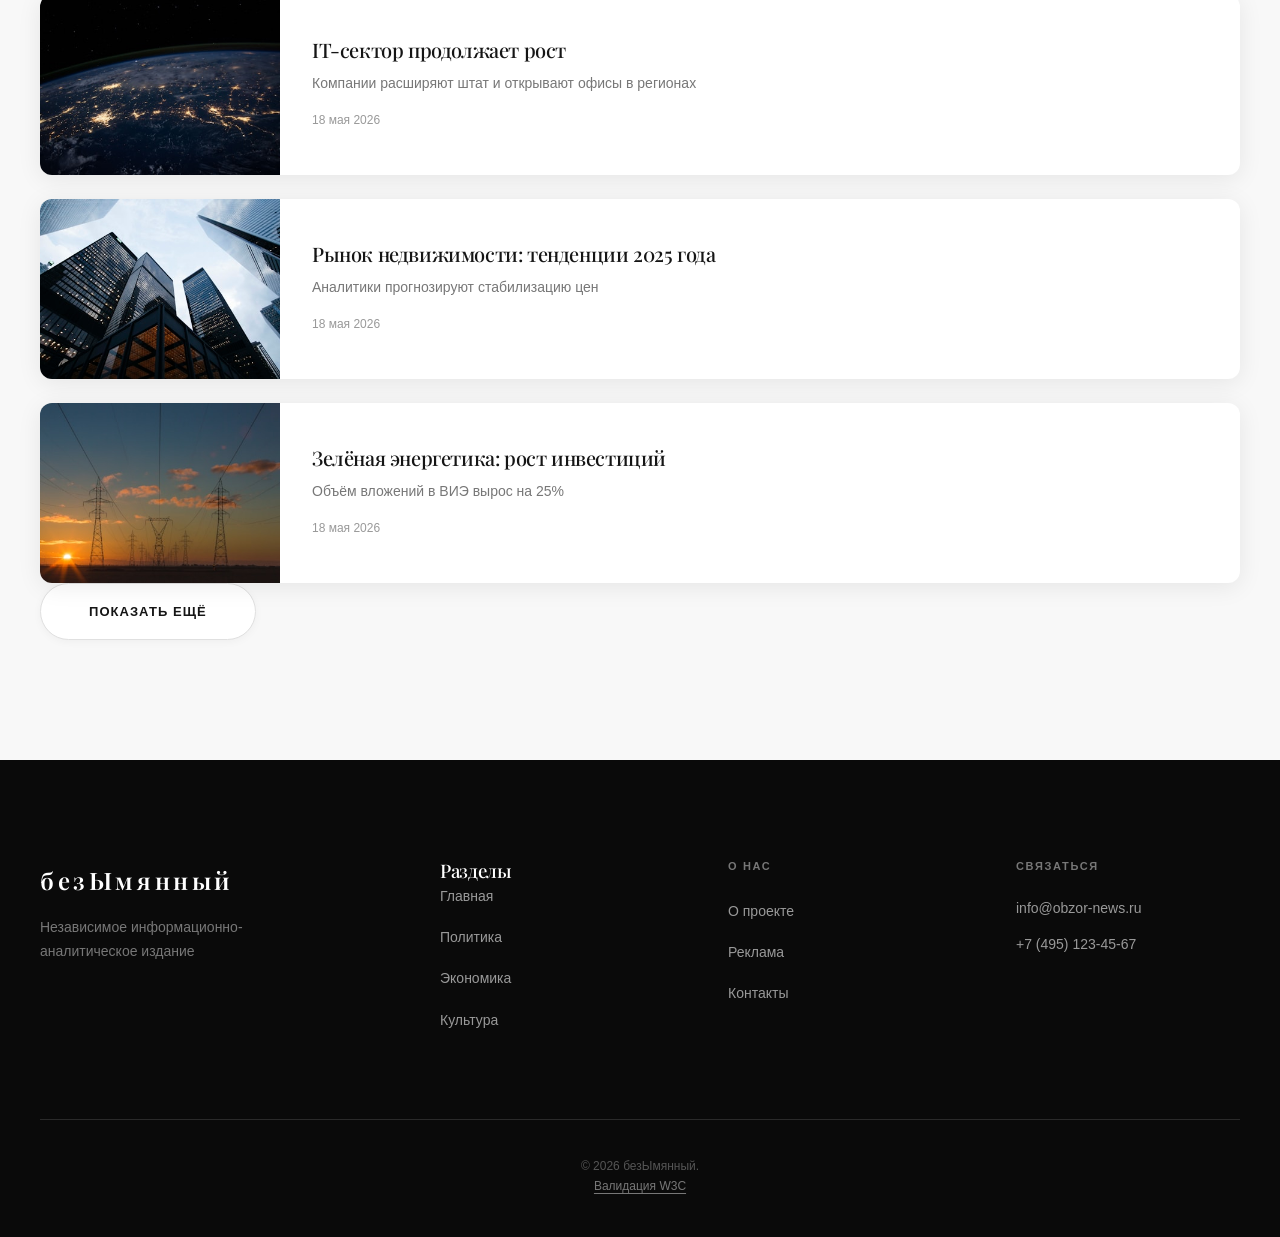
<file: economy.html>
<!DOCTYPE html>
<html lang="ru">
<head>
    <meta charset="UTF-8">
    <meta name="viewport" content="width=device-width, initial-scale=1.0">
    <title>Экономика — безЫмянный</title>
    <link rel="stylesheet" href="style.css">
    <link rel="preconnect" href="https://fonts.googleapis.com">
    <link href="https://fonts.googleapis.com/css2?family=Cormorant:ital,wght@0,300;0,400;0,500;0,600;0,700;1,400;1,500&family=Geologica:wght@300;400;500;600;700&family=Playfair+Display:ital,wght@0,400;0,500;0,600;0,700;1,400;1,500&display=swap" rel="stylesheet">
</head>
<body>
    <!-- Верхняя панель -->
    <div class="top-bar top-bar-light">
        <div class="container">
            <div class="top-bar-content">
               <time class="current-date" datetime="2026-05-18">18 мая 2026</time>
                <div class="stocks-ticker">
                    <div class="ticker-item">
                        <span class="ticker-label">USD</span>
                        <span class="ticker-value">89.50 ₽</span>
                        <span class="ticker-change down">−0.45</span>
                    </div>
                    <div class="ticker-item">
                        <span class="ticker-label">EUR</span>
                        <span class="ticker-value">97.20 ₽</span>
                        <span class="ticker-change up">+0.32</span>
                    </div>
                </div>
            </div>
        </div>
    </div>

    <!-- Шапка -->
    <header class="header header-light">
        <div class="container">
            <div class="header-content">
                <a href="index.html" class="logo">
                    <span class="logo-text">безЫмянный</span>
                </a>
                
                <nav class="nav">
                    <ul class="nav-list">
                        <li><a href="index.html" class="nav-link">Главная</a></li>
                        <li><a href="politics.html" class="nav-link">Политика</a></li>
                        <li><a href="economy.html" class="nav-link active">Экономика</a></li>
                        <li><a href="culture.html" class="nav-link">Культура</a></li>
                        <li><a href="about.html" class="nav-link">О проекте</a></li>
                        <li><a href="news.html?id=1" class="nav-link">Новости</a></li>
                    </ul>
                </nav>

                <button type="button" class="menu-toggle" aria-label="Меню" aria-expanded="false">
                    <span></span>
                    <span></span>
                </button>
            </div>
        </div>
    </header>

    <!-- Мобильное меню -->
    <div class="mobile-menu">
        <nav class="mobile-nav">
            <ul>
                <li><a href="index.html">Главная</a></li>
                <li><a href="politics.html">Политика</a></li>
                <li><a href="economy.html">Экономика</a></li>
                <li><a href="culture.html">Культура</a></li>
                <li><a href="about.html">О проекте</a></li>
                <li><a href="news.html?id=1">Новости</a></li>
            </ul>
        </nav>
    </div>

    <main>
        <!-- Заголовок раздела -->
        <section class="page-header">
            <div class="container">
                <h1 class="page-title">Экономика</h1>
                <p class="page-desc">Финансы, бизнес и рынки</p>
            </div>
        </section>

        <!-- Курсы валют -->
        <section class="market-section">
            <div class="container">
                <div class="market-grid">
                    <div class="market-card">
                        <span class="market-label">USD/RUB</span>
                        <span class="market-value">89.50</span>
                        <span class="market-change down">−0.45</span>
                    </div>
                    <div class="market-card">
                        <span class="market-label">EUR/RUB</span>
                        <span class="market-value">97.20</span>
                        <span class="market-change up">+0.32</span>
                    </div>
                    <div class="market-card">
                        <span class="market-label">Brent</span>
                        <span class="market-value">$78.45</span>
                        <span class="market-change up">+1.2%</span>
                    </div>
                    <div class="market-card">
                        <span class="market-label">IMOEX</span>
                        <span class="market-value">3,245</span>
                        <span class="market-change down">−0.8%</span>
                    </div>
                </div>
            </div>
        </section>

        <!-- Главная новость -->
        <section class="featured-section">
            <div class="container">
                <article class="featured-card">
                    <a href="#" onclick="return false;">
                        <div class="featured-image">
                            <img src="./imagine/12.jfif" alt="">
                        </div>
                        <div class="featured-body">
                            <span class="featured-label">Главное</span>
                            <h2>Центробанк сохранил ключевую ставку: анализ последствий</h2>
                            <p>Эксперты анализируют влияние решения на бизнес и потребителей</p>
                            <div class="featured-meta">
                                <time  datetime="2026-05-18">18 мая 2026</time>
                                <span>10 мин чтения</span>
                            </div>
                        </div>
                    </a>
                </article>
            </div>
        </section>

        <!-- Список новостей -->
        <section class="news-section">
            <div class="container">
                <div class="news-list">
                    <article class="news-item">
                        <a href="#" onclick="return false;">
                            <div class="news-item-image">
                                <img src="./imagine/13.jfif" alt="">
                            </div>
                            <div class="news-item-body">
                                <h3>Рекордный урожай зерновых укрепляет экспорт</h3>
                                <p>Объём экспорта достиг исторического максимума</p>
                                <time  datetime="2026-05-18">18 мая 2026</time>
                            </div>
                        </a>
                    </article>

                    <article class="news-item">
                        <a href="#" onclick="return false;">
                            <div class="news-item-image">
                                <img src="./imagine/14.jfif" alt="">
                            </div>
                            <div class="news-item-body">
                                <h3>IT-сектор продолжает рост</h3>
                                <p>Компании расширяют штат и открывают офисы в регионах</p>
                               <time  datetime="2026-05-18">18 мая 2026</time>
                            </div>
                        </a>
                    </article>

                    <article class="news-item">
                        <a href="#" onclick="return false;">
                            <div class="news-item-image">
                                <img src="./imagine/15.jfif" alt="">
                            </div>
                            <div class="news-item-body">
                                <h3>Рынок недвижимости: тенденции 2025 года</h3>
                                <p>Аналитики прогнозируют стабилизацию цен</p>
                              <time  datetime="2026-05-18">18 мая 2026</time>
                            </div>
                        </a>
                    </article>

                    <article class="news-item">
                        <a href="#" onclick="return false;">
                            <div class="news-item-image">
                                <img src="./imagine/18.jfif" alt="">
                            </div>
                            <div class="news-item-body">
                                <h3>Зелёная энергетика: рост инвестиций</h3>
                                <p>Объём вложений в ВИЭ вырос на 25%</p>
                                <time  datetime="2026-05-18">18 мая 2026</time>
                            </div>
                        </a>
                    </article>
                </div>

                <button class="load-more-btn">Показать ещё</button>
            </div>
        </section>
    </main>

    <!-- Подвал -->
    <footer class="footer">
        <div class="container">
            <div class="footer-main">
                <div class="footer-brand">
                    <a href="index.html" class="footer-logo">безЫмянный</a>
                    <p>Независимое информационно-аналитическое издание</p>
                </div>
                <nav class="footer-nav">
                    <h3>Разделы</h3>
                    <ul>
                        <li><a href="index.html">Главная</a></li>
                        <li><a href="politics.html">Политика</a></li>
                        <li><a href="economy.html">Экономика</a></li>
                        <li><a href="culture.html">Культура</a></li>
                    </ul>
                </nav>
                <nav class="footer-nav">
                    <h4>О нас</h4>
                    <ul>
                        <li><a href="about.html">О проекте</a></li>
                        <li><a href="#">Реклама</a></li>
                        <li><a href="#">Контакты</a></li>
                    </ul>
                </nav>
                <div class="footer-contacts">
                    <h4>Связаться</h4>
                    <a href="mailto:info@obzor-news.ru">info@obzor-news.ru</a>
                    <a href="tel:+74951234567">+7 (495) 123-45-67</a>
                </div>
            </div>
            <div class="footer-bottom">
                <p>© 2026 безЫмянный. </p>
                <p><a class="validator-link" href="https://validator.w3.org/check?uri=referer" target="_blank" rel="noopener noreferrer">Валидация W3C</a></p>
            </div>
        </div>
    </footer>


    <script src="script.js"></script>
</body>
</html>
</file>
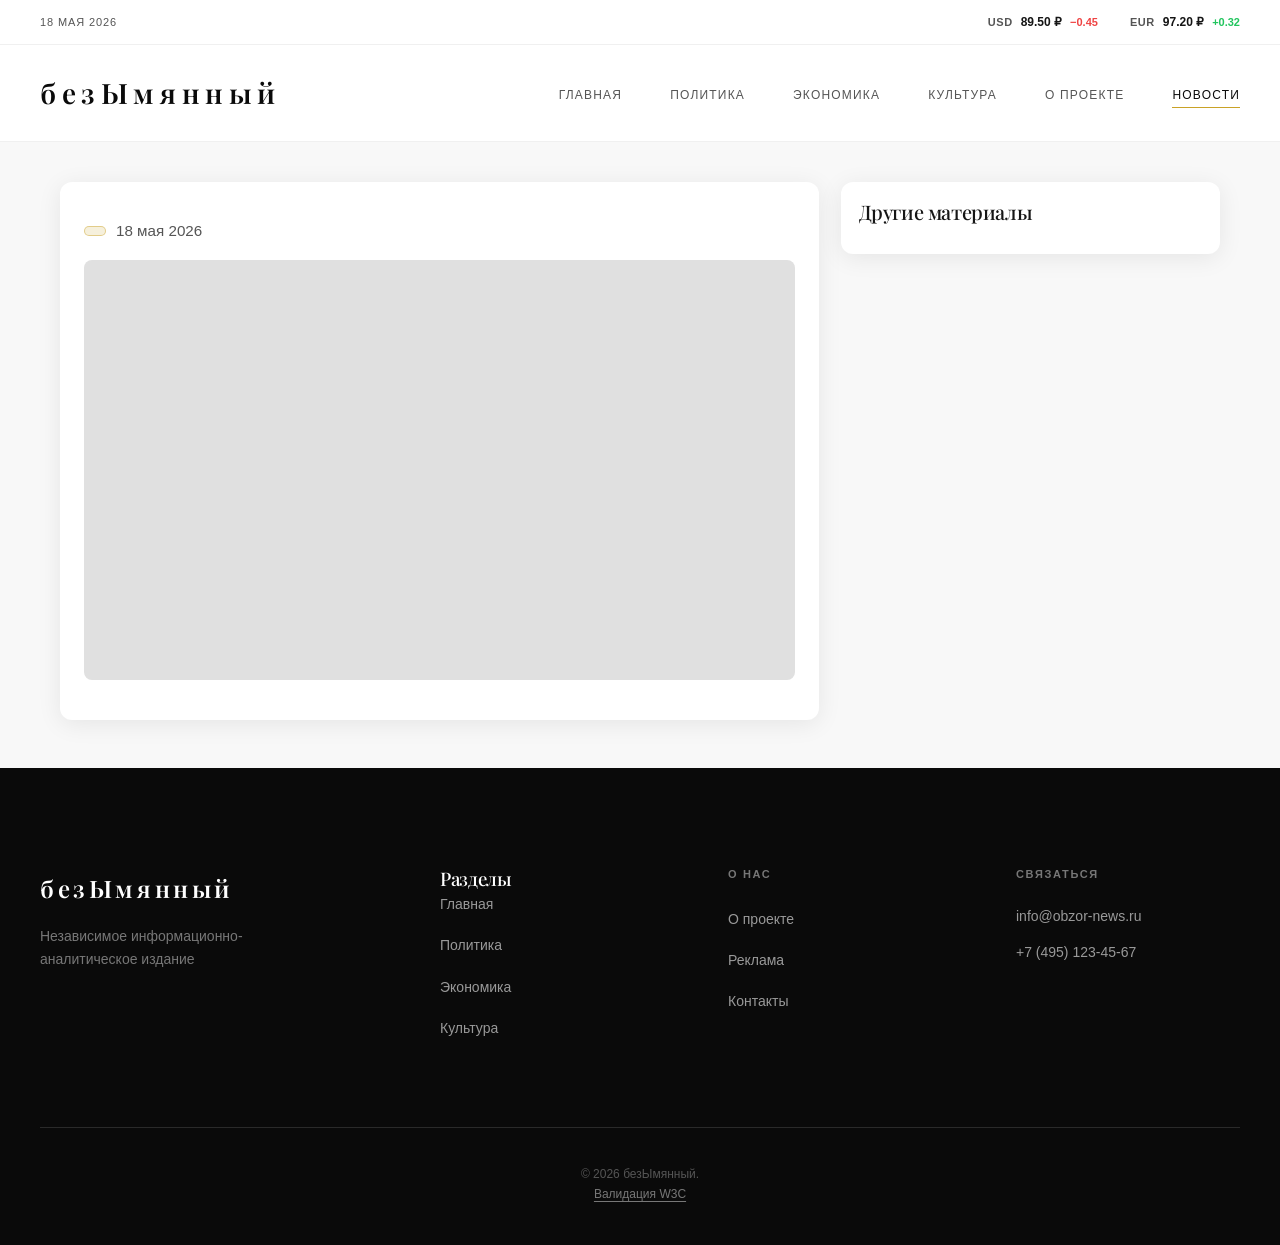
<file: news.html>
﻿<!DOCTYPE html>
<html lang="ru">
<head>
    <meta charset="UTF-8">
    <meta name="viewport" content="width=device-width, initial-scale=1.0">
    <title>Новость — безЫмянный</title>
    <link rel="stylesheet" href="style.css">
    <link rel="preconnect" href="https://fonts.googleapis.com">
    <link href="https://fonts.googleapis.com/css2?family=Cormorant:ital,wght@0,300;0,400;0,500;0,600;0,700;1,400;1,500&family=Geologica:wght@300;400;500;600;700&family=Playfair+Display:ital,wght@0,400;0,500;0,600;0,700;1,400;1,500&display=swap" rel="stylesheet">
</head>
<body class="page-news-template">
    <div class="top-bar top-bar-light">
        <div class="container">
            <div class="top-bar-content">
               <time class = "current-date" data-news-date datetime="2026-05-18">18 мая 2026</time>
                <div class="stocks-ticker">
                    <div class="ticker-item">
                        <span class="ticker-label">USD</span>
                        <span class="ticker-value">89.50 ₽</span>
                        <span class="ticker-change down">−0.45</span>
                    </div>
                    <div class="ticker-item">
                        <span class="ticker-label">EUR</span>
                        <span class="ticker-value">97.20 ₽</span>
                        <span class="ticker-change up">+0.32</span>
                    </div>
                </div>
            </div>
        </div>
    </div>
    <header class="header header-light">
        <div class="container">
            <div class="header-content">
                <a href="index.html" class="logo">
                    <span class="logo-text">безЫмянный</span>
                </a>
                <nav class="nav">
                    <ul class="nav-list">
                        <li><a href="index.html" class="nav-link">Главная</a></li>
                        <li><a href="politics.html" class="nav-link">Политика</a></li>
                        <li><a href="economy.html" class="nav-link">Экономика</a></li>
                        <li><a href="culture.html" class="nav-link">Культура</a></li>
                        <li><a href="about.html" class="nav-link">О проекте</a></li>
                        <li><a href="news.html?id=1" class="nav-link active">Новости</a></li>
                    </ul>
                </nav>
                <button type="button" class="menu-toggle" aria-label="Меню" aria-expanded="false">
                    <span></span>
                    <span></span>
                </button>
            </div>
        </div>
    </header>
    <div class="mobile-menu">
        <nav class="mobile-nav">
            <ul>
                <li><a href="index.html">Главная</a></li>
                <li><a href="politics.html">Политика</a></li>
                <li><a href="economy.html">Экономика</a></li>
                <li><a href="culture.html">Культура</a></li>
                <li><a href="about.html">О проекте</a></li>
                <li><a href="news.html?id=1">Новости</a></li>
            </ul>
        </nav>
    </div>
    <main class="news-template-main" data-news-app>
        <div class="news-template-grid">
            <article class="news-article-panel" data-news-article>
                <h1 class="news-article-title" data-news-title></h1>
                <div class="news-meta-row">
                   <span class="news-category-pill" data-news-category></span>
                   <time  datetime="2026-05-18">18 мая 2026</time>
                </div>
                <img class="news-hero-image" data-news-image src="[data-uri]" alt="">
                <div class="news-content news-body" data-news-body></div>
            </article>
            <aside class="news-aside-panel">
                <h2 class="news-aside-title">Другие материалы</h2>
                <div data-news-aside></div>
            </aside>
        </div>
    </main>
     <footer class="footer">
        <div class="container">
            <div class="footer-main">
                <div class="footer-brand">
                    <a href="index.html" class="footer-logo">безЫмянный</a>
                    <p>Независимое информационно-аналитическое издание</p>
                </div>
                <nav class="footer-nav">
                    <h3>Разделы</h3>
                    <ul>
                        <li><a href="index.html">Главная</a></li>
                        <li><a href="politics.html">Политика</a></li>
                        <li><a href="economy.html">Экономика</a></li>
                        <li><a href="culture.html">Культура</a></li>
                    </ul>
                </nav>
                <nav class="footer-nav">
                    <h4>О нас</h4>
                    <ul>
                        <li><a href="about.html">О проекте</a></li>
                        <li><a href="#">Реклама</a></li>
                        <li><a href="#">Контакты</a></li>
                    </ul>
                </nav>
                <div class="footer-contacts">
                    <h4>Связаться</h4>
                    <a href="mailto:info@obzor-news.ru">info@obzor-news.ru</a>
                    <a href="tel:+74951234567">+7 (495) 123-45-67</a>
                </div>
            </div>
            <div class="footer-bottom">
                <p>© 2026 безЫмянный. </p>
                <p><a class="validator-link" href="https://validator.w3.org/check?uri=referer" target="_blank"
                        rel="noopener noreferrer">Валидация W3C</a></p>
            </div>
        </div>
    </footer>
    <script src="script.js"></script>
</body>
</html>
</file>
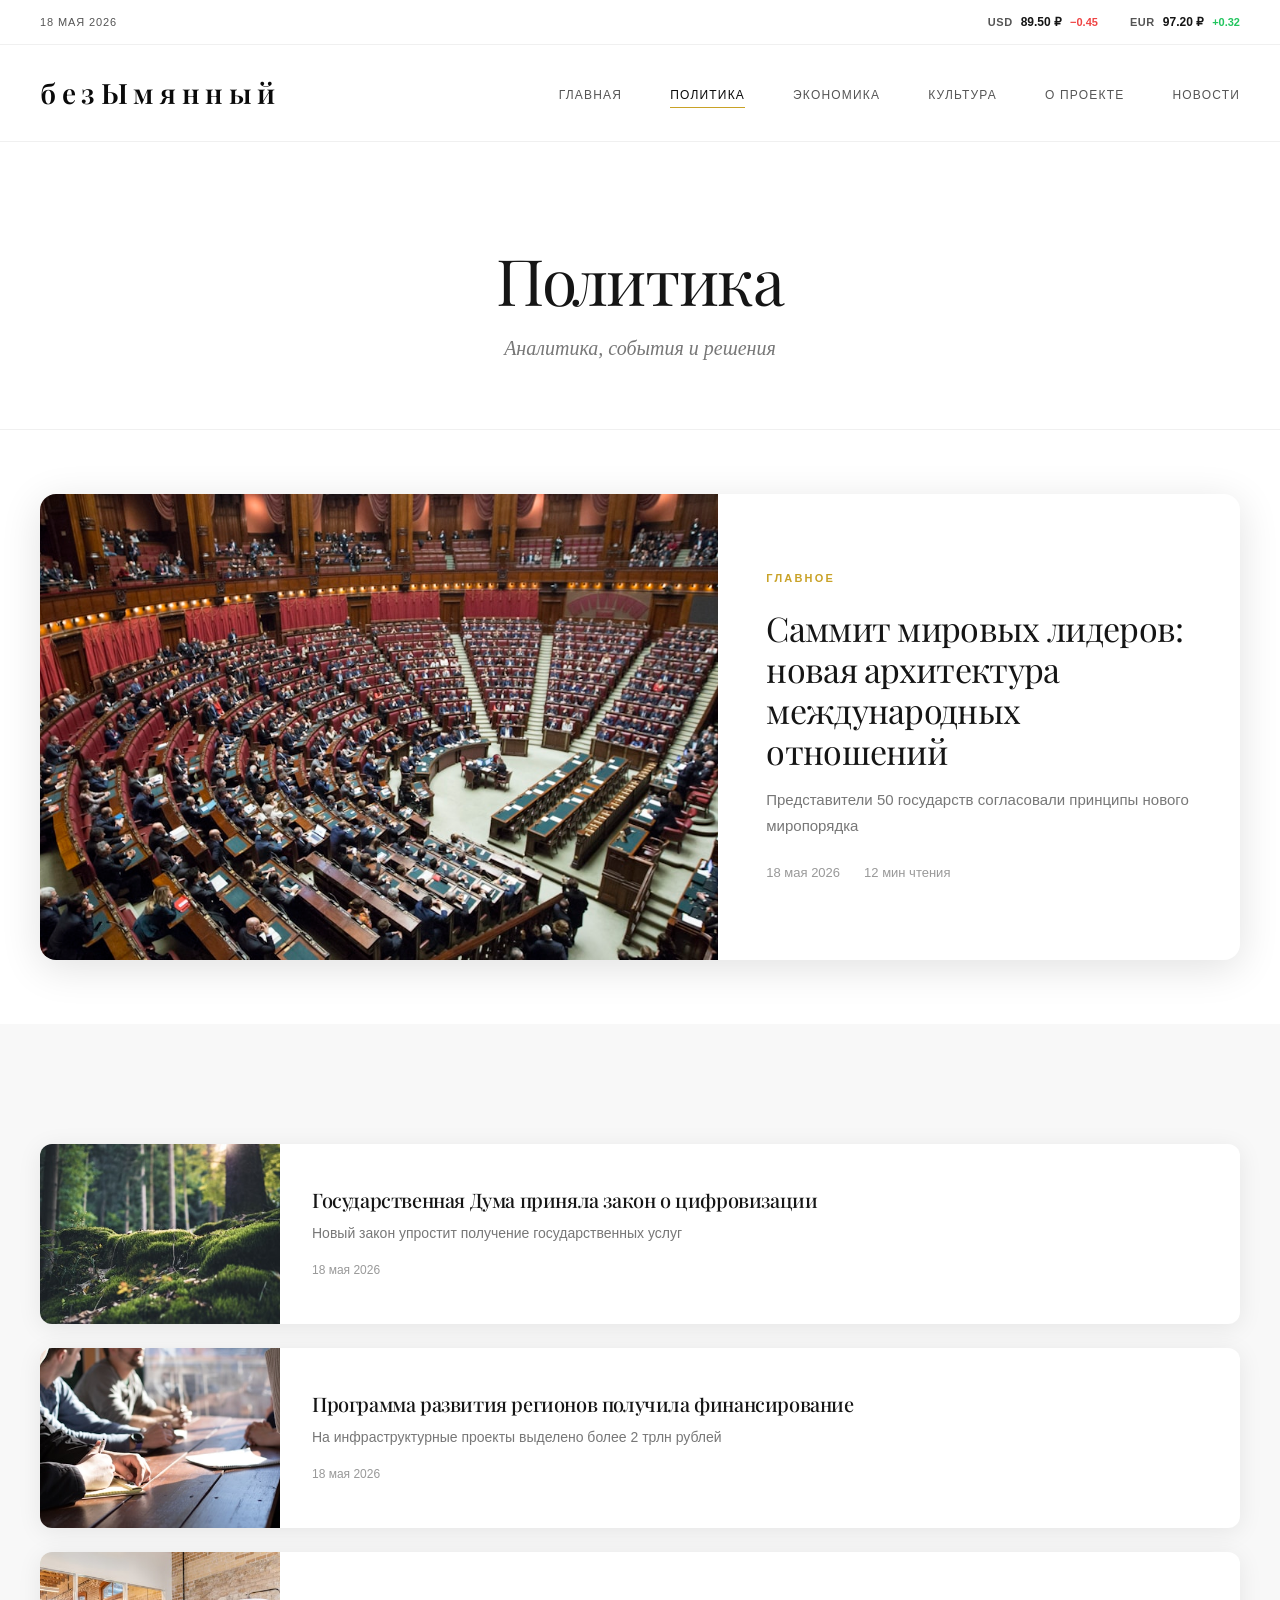
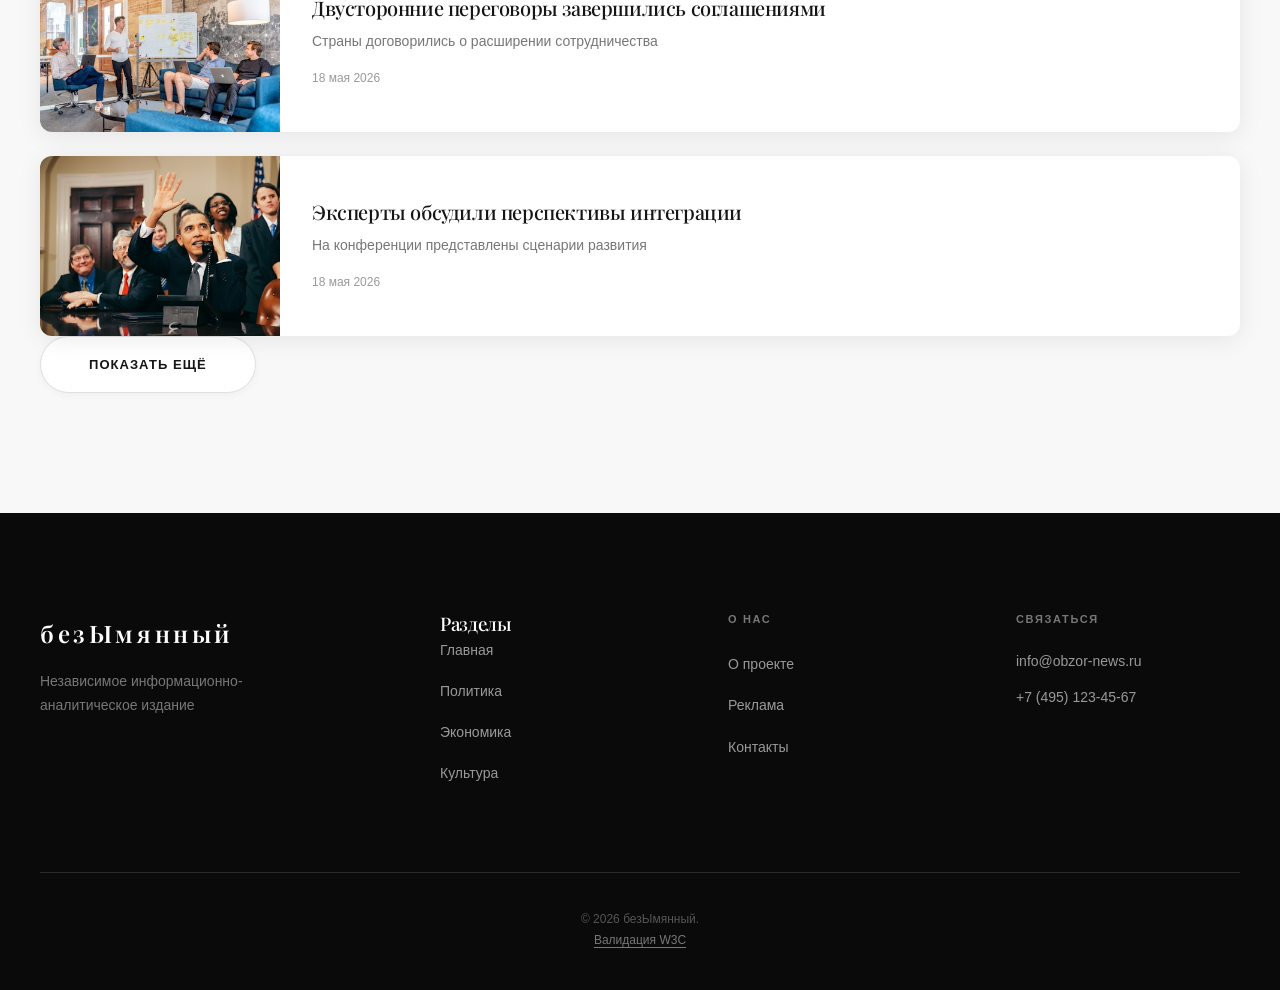
<file: politics.html>
<!DOCTYPE html>
<html lang="ru">
<head>
    <meta charset="UTF-8">
    <meta name="viewport" content="width=device-width, initial-scale=1.0">
    <title>Политика — безЫмянный</title>
    <link rel="stylesheet" href="style.css">
    <link rel="preconnect" href="https://fonts.googleapis.com">
    <link href="https://fonts.googleapis.com/css2?family=Cormorant:ital,wght@0,300;0,400;0,500;0,600;0,700;1,400;1,500&family=Geologica:wght@300;400;500;600;700&family=Playfair+Display:ital,wght@0,400;0,500;0,600;0,700;1,400;1,500&display=swap" rel="stylesheet">
</head>
<body>
    <!-- Верхняя панель -->
    <div class="top-bar top-bar-light">
        <div class="container">
            <div class="top-bar-content">
                <time class="current-date" datetime="2026-05-18">18 мая 2026</time>
                <div class="stocks-ticker">
                    <div class="ticker-item">
                        <span class="ticker-label">USD</span>
                        <span class="ticker-value">89.50 ₽</span>
                        <span class="ticker-change down">−0.45</span>
                    </div>
                    <div class="ticker-item">
                        <span class="ticker-label">EUR</span>
                        <span class="ticker-value">97.20 ₽</span>
                        <span class="ticker-change up">+0.32</span>
                    </div>
                </div>
            </div>
        </div>
    </div>

    <!-- Шапка -->
    <header class="header header-light">
        <div class="container">
            <div class="header-content">
                <a href="index.html" class="logo">
                    <span class="logo-text">безЫмянный</span>
                </a>
                
                <nav class="nav">
                    <ul class="nav-list">
                        <li><a href="index.html" class="nav-link">Главная</a></li>
                        <li><a href="politics.html" class="nav-link active">Политика</a></li>
                        <li><a href="economy.html" class="nav-link">Экономика</a></li>
                        <li><a href="culture.html" class="nav-link">Культура</a></li>
                        <li><a href="about.html" class="nav-link">О проекте</a></li>
                        <li><a href="news.html?id=1" class="nav-link">Новости</a></li>
                    </ul>
                </nav>

                <button type="button" class="menu-toggle" aria-label="Меню" aria-expanded="false">
                    <span></span>
                    <span></span>
                </button>
            </div>
        </div>
    </header>

    <!-- Мобильное меню -->
    <div class="mobile-menu">
        <nav class="mobile-nav">
            <ul>
                <li><a href="index.html">Главная</a></li>
                <li><a href="politics.html">Политика</a></li>
                <li><a href="economy.html">Экономика</a></li>
                <li><a href="culture.html">Культура</a></li>
                <li><a href="about.html">О проекте</a></li>
                <li><a href="news.html?id=1">Новости</a></li>
            </ul>
        </nav>
    </div>

    <main>
        <!-- Заголовок раздела -->
        <section class="page-header">
            <div class="container">
                <h1 class="page-title">Политика</h1>
                <p class="page-desc">Аналитика, события и решения</p>
            </div>
        </section>

        <!-- Главная новость -->
        <section class="featured-section">
            <div class="container">
                <article class="featured-card">
                    <a href="#" onclick="return false;">
                        <div class="featured-image">
                            <img src="./imagine/7.1.jfif" alt="">
                        </div>
                        <div class="featured-body">
                            <span class="featured-label">Главное</span>
                            <h2>Саммит мировых лидеров: новая архитектура международных отношений</h2>
                            <p>Представители 50 государств согласовали принципы нового миропорядка</p>
                            <div class="featured-meta">
                             <time datetime="2026-05-18">18 мая 2026</time>
                                <span>12 мин чтения</span>
                            </div>
                        </div>
                    </a>
                </article>
            </div>
        </section>

        <!-- Список новостей -->
        <section class="news-section">
            <div class="container">
                <div class="news-list">
                    <article class="news-item">
                        <a href="#" onclick="return false;">
                            <div class="news-item-image">
                                <img src="./imagine/8.jfif" alt="">
                            </div>
                            <div class="news-item-body">
                                <h3>Государственная Дума приняла закон о цифровизации</h3>
                                <p>Новый закон упростит получение государственных услуг</p>
                                <time  datetime="2026-05-18">18 мая 2026</time>
                            </div>
                        </a>
                    </article>

                    <article class="news-item">
                        <a href="#" onclick="return false;">
                            <div class="news-item-image">
                                <img src="./imagine/9.jfif" alt="">
                            </div>
                            <div class="news-item-body">
                                <h3>Программа развития регионов получила финансирование</h3>
                                <p>На инфраструктурные проекты выделено более 2 трлн рублей</p>
                                <time  datetime="2026-05-18">18 мая 2026</time>
                            </div>
                        </a>
                    </article>

                    <article class="news-item">
                        <a href="#" onclick="return false;">
                            <div class="news-item-image">
                                <img src="./imagine/10.jfif" alt="">
                            </div>
                            <div class="news-item-body">
                                <h3>Двусторонние переговоры завершились соглашениями</h3>
                                <p>Страны договорились о расширении сотрудничества</p>
                                <time  datetime="2026-05-18">18 мая 2026</time>
                            </div>
                        </a>
                    </article>

                    <article class="news-item">
                        <a href="#" onclick="return false;">
                            <div class="news-item-image">
                                <img src="./imagine/11.jfif" alt="">
                            </div>
                            <div class="news-item-body">
                                <h3>Эксперты обсудили перспективы интеграции</h3>
                                <p>На конференции представлены сценарии развития</p>
                                 <time  datetime="2026-05-18">18 мая 2026</time>
                            </div>
                        </a>
                    </article>
                </div>

                <button class="load-more-btn">Показать ещё</button>
            </div>
        </section>
    </main>

    <!-- Подвал -->
   <footer class="footer">
        <div class="container">
            <div class="footer-main">
                <div class="footer-brand">
                    <a href="index.html" class="footer-logo">безЫмянный</a>
                    <p>Независимое информационно-аналитическое издание</p>
                </div>
                <nav class="footer-nav">
                    <h3>Разделы</h3>
                    <ul>
                        <li><a href="index.html">Главная</a></li>
                        <li><a href="politics.html">Политика</a></li>
                        <li><a href="economy.html">Экономика</a></li>
                        <li><a href="culture.html">Культура</a></li>
                    </ul>
                </nav>
                <nav class="footer-nav">
                    <h4>О нас</h4>
                    <ul>
                        <li><a href="about.html">О проекте</a></li>
                        <li><a href="#">Реклама</a></li>
                        <li><a href="#">Контакты</a></li>
                    </ul>
                </nav>
                <div class="footer-contacts">
                    <h4>Связаться</h4>
                    <a href="mailto:info@obzor-news.ru">info@obzor-news.ru</a>
                    <a href="tel:+74951234567">+7 (495) 123-45-67</a>
                </div>
            </div>
            <div class="footer-bottom">
                <p>© 2026 безЫмянный. </p>
                <p><a class="validator-link" href="https://validator.w3.org/check?uri=referer" target="_blank" rel="noopener noreferrer">Валидация W3C</a></p>
            </div>
        </div>
    </footer>


    <script src="script.js"></script>
</body>
</html>
</file>
<file: style.css>
@charset "UTF-8";
/* ============================================
   ПЕРЕМЕННЫЕ
   ============================================ */
:root {
  /* Цвета */
  --black: #0a0a0a;
  --dark: #151515;
  --gray-900: #1c1c1c;
  --gray-800: #2a2a2a;
  --gray-700: #3a3a3a;
  --gray-600: #555;
  --gray-500: #777;
  --gray-400: #999;
  --gray-300: #bbb;
  --gray-200: #e0e0e0;
  --gray-100: #f0f0f0;
  --gray-50: #f8f8f8;
  --white: #fff;
  /* Акценты */
  --gold: #c9a227;
  --gold-light: #dbb84d;
  --gold-dark: #a68521;
  /* Категории */
  --politics: #1e3d59;
  --economy: #17594a;
  --culture: #6b2d3c;
  /* Шрифты */
  --font-display: 'Playfair Display', Georgia, serif;
  --font-body: 'Inter', -apple-system, sans-serif;
  --font-accent: 'Cormorant Garamond', Georgia, serif;
  /* Размеры */
  --container: 1320px;
  --container-narrow: 800px;
  /* Тени */
  --shadow-sm: 0 2px 8px rgba(0, 0, 0, 0.04);
  --shadow-md: 0 4px 24px rgba(0, 0, 0, 0.08);
  --shadow-lg: 0 8px 40px rgba(0, 0, 0, 0.12);
  --shadow-xl: 0 16px 64px rgba(0, 0, 0, 0.16);
  --shadow-card: 0 10px 50px rgba(0, 0, 0, 0.1);
  --shadow-card-hover: 0 20px 60px rgba(0, 0, 0, 0.15);
  /* Радиусы */
  --radius-sm: 8px;
  --radius-md: 12px;
  --radius-lg: 16px;
  --radius-xl: 24px;
  /* Анимации */
  --ease: cubic-bezier(0.4, 0, 0.2, 1);
  --ease-out: cubic-bezier(0.16, 1, 0.3, 1);
  --ease-bounce: cubic-bezier(0.34, 1.56, 0.64, 1);
}

/* ============================================
   СБРОС
   ============================================ */
*, *::before, *::after {
  margin: 0;
  padding: 0;
  box-sizing: border-box;
}

html {
  scroll-behavior: smooth;
}

body {
  font-family: var(--font-body);
  font-size: 16px;
  font-weight: 400;
  line-height: 1.7;
  color: var(--dark);
  background: var(--gray-50);
  -webkit-font-smoothing: antialiased;
  -moz-osx-font-smoothing: grayscale;
}

.container {
  max-width: var(--container);
  margin: 0 auto;
  padding: 0 40px;
}

a {
  color: inherit;
  text-decoration: none;
  transition: all 0.3s var(--ease);
}

img {
  display: block;
  max-width: 100%;
}

button {
  font-family: inherit;
  cursor: pointer;
  border: none;
  background: none;
}

/* ============================================
   ТИПОГРАФИКА
   ============================================ */
h1, h2, h3, h4 {
  font-family: var(--font-display);
  font-weight: 500;
  line-height: 1.2;
  letter-spacing: -0.02em;
}

em {
  font-style: italic;
}

/* ============================================
   ВЕРХНЯЯ ПАНЕЛЬ
   ============================================ */
.top-bar {
  background: var(--black);
  padding: 12px 0;
  font-size: 12px;
}

.top-bar-light {
  background: var(--white);
  border-bottom: 1px solid var(--gray-100);
}

.top-bar-content {
  display: flex;
  justify-content: space-between;
  align-items: center;
}

.current-date {
  color: var(--gray-400);
  font-weight: 500;
  letter-spacing: 0.08em;
  text-transform: uppercase;
  font-size: 11px;
}

.top-bar-light .current-date {
  color: var(--gray-600);
}

.stocks-ticker {
  display: flex;
  gap: 32px;
}

.ticker-item {
  display: flex;
  align-items: center;
  gap: 8px;
}

.ticker-label {
  color: var(--gray-500);
  font-weight: 600;
  font-size: 11px;
  letter-spacing: 0.05em;
}

.top-bar-light .ticker-label {
  color: var(--gray-600);
}

.ticker-value {
  color: var(--white);
  font-weight: 600;
}

.top-bar-light .ticker-value {
  color: var(--dark);
}

.ticker-change {
  font-size: 11px;
  font-weight: 700;
}

.ticker-change.up {
  color: #22c55e;
}

.ticker-change.down {
  color: #ef4444;
}

/* ============================================
   ШАПКА
   ============================================ */
.header {
  position: absolute;
  top: 42px;
  left: 0;
  right: 0;
  z-index: 100;
  padding: 24px 0;
}

.header-light {
  position: relative;
  top: 0;
  background: var(--white);
  border-bottom: 1px solid var(--gray-100);
}

.header-content {
  display: flex;
  justify-content: space-between;
  align-items: center;
}

.logo {
  font-family: var(--font-display);
  font-size: 28px;
  font-weight: 600;
  letter-spacing: 0.2em;
  color: var(--white);
}

.header-light .logo {
  color: var(--black);
}

.nav-list {
  display: flex;
  list-style: none;
  gap: 48px;
}

.nav-link {
  font-size: 12px;
  font-weight: 500;
  color: rgba(255, 255, 255, 0.7);
  letter-spacing: 0.1em;
  text-transform: uppercase;
  position: relative;
  padding: 6px 0;
}

.header-light .nav-link {
  color: var(--gray-600);
}

.nav-link::after {
  content: "";
  position: absolute;
  left: 0;
  bottom: 0;
  width: 0;
  height: 1px;
  background: var(--gold);
  transition: width 0.4s var(--ease-out);
}

.nav-link:hover,
.nav-link.active {
  color: var(--white);
}

.header-light .nav-link:hover,
.header-light .nav-link.active {
  color: var(--black);
}

.nav-link:hover::after,
.nav-link.active::after {
  width: 100%;
}

/* Мобильное меню */
.menu-toggle {
  display: none;
  flex-direction: column;
  gap: 6px;
  padding: 8px;
}

.menu-toggle span {
  width: 24px;
  height: 1.5px;
  background: var(--white);
  transition: 0.3s var(--ease);
}

.header-light .menu-toggle span {
  background: var(--black);
}

.mobile-menu {
  display: none;
  position: fixed;
  inset: 0;
  background: var(--black);
  z-index: 99;
  padding: 100px 40px;
  opacity: 0;
  visibility: hidden;
}

.mobile-menu.active {
  opacity: 1;
  visibility: visible;
}

.mobile-nav ul {
  list-style: none;
}

.mobile-nav li {
  border-bottom: 1px solid var(--gray-800);
}

.mobile-nav a {
  display: block;
  padding: 20px 0;
  font-family: var(--font-display);
  font-size: 28px;
  color: var(--white);
}

/* ============================================
   HERO
   ============================================ */
.hero {
  position: relative;
  height: 100vh;
  min-height: 700px;
  display: flex;
  align-items: center;
  overflow: hidden;
}

.hero-bg {
  position: absolute;
  inset: 0;
  z-index: -1;
}

.hero-bg img {
  width: 100%;
  height: 100%;
  object-fit: cover;
}

.hero-overlay {
  position: absolute;
  inset: 0;
  background: linear-gradient(135deg, rgba(0, 0, 0, 0.75) 0%, rgba(0, 0, 0, 0.3) 60%, rgba(0, 0, 0, 0.5) 100%), linear-gradient(to top, rgba(0, 0, 0, 0.7) 0%, transparent 50%);
}

.hero-content {
  width: 100%;
  padding: 0 80px;
}

.hero-inner {
  max-width: 650px;
}

.hero-tag {
  display: flex;
  align-items: center;
  gap: 16px;
  margin-bottom: 28px;
}

.tag-line {
  width: 48px;
  height: 1px;
  background: var(--gold);
}

.tag-text {
  font-size: 11px;
  font-weight: 600;
  color: var(--gold);
  letter-spacing: 0.25em;
  text-transform: uppercase;
}

.hero-title {
  font-family: var(--font-display);
  font-size: clamp(48px, 6vw, 76px);
  font-weight: 400;
  color: var(--white);
  line-height: 1.05;
  margin-bottom: 24px;
}

.hero-title em {
  font-style: italic;
  color: var(--gold-light);
}

.hero-subtitle {
  font-family: var(--font-accent);
  font-size: clamp(18px, 2vw, 22px);
  font-weight: 300;
  color: rgba(255, 255, 255, 0.65);
  margin-bottom: 40px;
  max-width: 420px;
}

.hero-btn {
  display: inline-flex;
  align-items: center;
  gap: 16px;
  padding: 18px 36px;
  background: transparent;
  border: 1px solid rgba(255, 255, 255, 0.25);
  color: var(--white);
  font-size: 12px;
  font-weight: 600;
  letter-spacing: 0.15em;
  text-transform: uppercase;
  transition: all 0.4s var(--ease);
}

.hero-btn:hover {
  background: var(--white);
  border-color: var(--white);
  color: var(--black);
}

.btn-arrow {
  font-size: 18px;
  transition: transform 0.4s var(--ease);
}

.hero-btn:hover .btn-arrow {
  transform: translateX(6px);
}

/* Scroll indicator */
.hero-scroll {
  position: absolute;
  bottom: 48px;
  left: 50%;
  transform: translateX(-50%);
}

.scroll-indicator {
  display: flex;
  flex-direction: column;
  align-items: center;
}

.scroll-line {
  width: 1px;
  height: 48px;
  background: linear-gradient(to bottom, rgba(255, 255, 255, 0.5), transparent);
  animation: scroll-pulse 2s ease-in-out infinite;
}

@keyframes scroll-pulse {
  0%, 100% {
    transform: scaleY(0.6);
    opacity: 0.4;
  }
  50% {
    transform: scaleY(1);
    opacity: 1;
  }
}
/* ============================================
   СЕКЦИЯ НОВОСТЕЙ
   ============================================ */
.news-section {
  padding: 120px 0;
  background: var(--gray-50);
}

/* Заголовок секции */
.section-header {
  display: flex;
  justify-content: space-between;
  align-items: flex-end;
  margin-bottom: 64px;
}

.section-header-left {
  display: flex;
  flex-direction: column;
  gap: 8px;
}

.section-label {
  font-size: 11px;
  font-weight: 600;
  color: var(--gold);
  letter-spacing: 0.2em;
  text-transform: uppercase;
}

.section-title {
  font-size: clamp(32px, 4vw, 44px);
  font-weight: 400;
  color: var(--dark);
}

.section-more {
  display: flex;
  align-items: center;
  gap: 10px;
  font-size: 13px;
  font-weight: 500;
  color: var(--gray-500);
  letter-spacing: 0.05em;
  text-transform: uppercase;
  transition: all 0.3s var(--ease);
}

.section-more:hover {
  color: var(--dark);
}

.section-more svg {
  transition: transform 0.3s var(--ease);
}

.section-more:hover svg {
  transform: translateX(5px);
}

/* ============================================
   СЕТКА НОВОСТЕЙ
   ============================================ */
.news-grid {
  display: grid;
  grid-template-columns: repeat(3, 1fr);
  gap: 36px;
}

/* ============================================
   КАРТОЧКА НОВОСТИ — КРАСИВЫЙ КОНТЕЙНЕР
   ============================================ */
.news-card {
  background: var(--white);
  border-radius: var(--radius-lg);
  overflow: hidden;
  box-shadow: var(--shadow-card);
  transition: all 0.5s var(--ease-out);
  position: relative;
}

/* Декоративная линия сверху */
.news-card::before {
  content: "";
  position: absolute;
  top: 0;
  left: 0;
  right: 0;
  height: 3px;
  background: linear-gradient(90deg, var(--gold), var(--gold-light), var(--gold));
  transform: scaleX(0);
  transform-origin: left;
  transition: transform 0.5s var(--ease-out);
  z-index: 10;
}

.news-card:hover::before {
  transform: scaleX(1);
}

.news-card:hover {
  transform: translateY(-12px);
  box-shadow: var(--shadow-card-hover);
}

.card-link {
  display: flex;
  flex-direction: column;
  height: 100%;
}

/* Контейнер изображения */
.card-image-container {
  position: relative;
  overflow: hidden;
}

.card-image {
  aspect-ratio: 16/11;
  overflow: hidden;
}

.card-image img {
  width: 100%;
  height: 100%;
  object-fit: cover;
  transition: transform 0.7s var(--ease-out);
}

.news-card:hover .card-image img {
  transform: scale(1.08);
}

/* Overlay на картинке */
.card-image-overlay {
  position: absolute;
  inset: 0;
  background: linear-gradient(to top, rgba(0, 0, 0, 0.5) 0%, rgba(0, 0, 0, 0) 50%);
  opacity: 0;
  transition: opacity 0.4s var(--ease);
}

.news-card:hover .card-image-overlay {
  opacity: 1;
}

/* Категория */
.card-category {
  position: absolute;
  top: 20px;
  left: 20px;
  z-index: 5;
  padding: 8px 16px;
  font-size: 10px;
  font-weight: 700;
  color: var(--white);
  letter-spacing: 0.12em;
  text-transform: uppercase;
  border-radius: var(--radius-sm);
  backdrop-filter: blur(8px);
}

.card-category.politics {
  background: rgba(30, 61, 89, 0.9);
}

.card-category.economy {
  background: rgba(23, 89, 74, 0.9);
}

.card-category.culture {
  background: rgba(107, 45, 60, 0.9);
}

/* Бейдж времени чтения */
.card-read-badge {
  position: absolute;
  top: 20px;
  right: 20px;
  z-index: 5;
  padding: 6px 12px;
  background: rgba(255, 255, 255, 0.95);
  border-radius: var(--radius-sm);
  font-size: 11px;
  font-weight: 600;
  color: var(--gray-600);
  backdrop-filter: blur(8px);
}

/* Контент карточки */
.card-content {
  display: flex;
  flex-direction: column;
  flex: 1;
  padding: 28px;
}

.card-content-inner {
  flex: 1;
}

.card-title {
  font-family: var(--font-display);
  font-size: 20px;
  font-weight: 500;
  line-height: 1.4;
  color: var(--dark);
  margin-bottom: 14px;
  transition: color 0.3s var(--ease);
}

.news-card:hover .card-title {
  color: var(--gray-700);
}

.card-excerpt {
  font-size: 14px;
  font-weight: 400;
  color: var(--gray-500);
  line-height: 1.7;
  display: -webkit-box;
  -webkit-line-clamp: 2;
  -webkit-box-orient: vertical;
  overflow: hidden;
}

/* Футер карточки */
.card-footer {
  display: flex;
  justify-content: space-between;
  align-items: center;
  margin-top: 24px;
  padding-top: 20px;
  border-top: 1px solid var(--gray-100);
}

.card-date {
  font-size: 12px;
  font-weight: 500;
  color: var(--gray-400);
  letter-spacing: 0.03em;
}

.card-arrow {
  display: flex;
  align-items: center;
  justify-content: center;
  width: 40px;
  height: 40px;
  background: var(--gray-50);
  border-radius: 50%;
  color: var(--gray-500);
  transition: all 0.4s var(--ease);
}

.news-card:hover .card-arrow {
  background: var(--gold);
  color: var(--white);
  transform: translateX(4px);
}

/* ============================================
   КНОПКА ЗАГРУЗИТЬ ЕЩЁ
   ============================================ */
.section-footer {
  display: flex;
  justify-content: center;
  margin-top: 72px;
}

.load-more-btn {
  display: flex;
  align-items: center;
  gap: 14px;
  padding: 20px 48px;
  background: var(--white);
  border: 1px solid var(--gray-200);
  border-radius: 100px;
  font-size: 13px;
  font-weight: 600;
  color: var(--dark);
  letter-spacing: 0.08em;
  text-transform: uppercase;
  box-shadow: var(--shadow-sm);
  transition: all 0.4s var(--ease);
}

.load-more-btn:hover {
  background: var(--dark);
  border-color: var(--dark);
  color: var(--white);
  box-shadow: var(--shadow-lg);
}

.load-more-btn .btn-icon {
  display: flex;
  transition: transform 0.3s var(--ease);
}

.load-more-btn:hover .btn-icon {
  transform: translateY(3px);
}

/* ============================================
   ПОДПИСКА
   ============================================ */
.subscribe-section {
  padding: 40px 0 120px;
}

.subscribe-card {
  background: var(--dark);
  border-radius: var(--radius-xl);
  padding: 80px;
  text-align: center;
  position: relative;
  overflow: hidden;
}

/* Декоративный элемент */
.subscribe-card::before {
  content: "";
  position: absolute;
  top: -100px;
  right: -100px;
  width: 400px;
  height: 400px;
  background: radial-gradient(circle, rgba(201, 162, 39, 0.15) 0%, transparent 70%);
  pointer-events: none;
}

.subscribe-card::after {
  content: "";
  position: absolute;
  bottom: -100px;
  left: -100px;
  width: 300px;
  height: 300px;
  background: radial-gradient(circle, rgba(201, 162, 39, 0.1) 0%, transparent 70%);
  pointer-events: none;
}

.subscribe-content {
  position: relative;
  z-index: 1;
  max-width: 500px;
  margin: 0 auto;
}

.subscribe-label {
  display: inline-block;
  font-size: 11px;
  font-weight: 600;
  color: var(--gold);
  letter-spacing: 0.25em;
  text-transform: uppercase;
  margin-bottom: 20px;
}

.subscribe-title {
  font-family: var(--font-display);
  font-size: clamp(32px, 4vw, 44px);
  font-weight: 400;
  color: var(--white);
  margin-bottom: 16px;
}

.subscribe-title em {
  font-style: italic;
  color: var(--gold-light);
}

.subscribe-desc {
  font-size: 16px;
  color: var(--gray-400);
  margin-bottom: 36px;
}

.subscribe-form {
  display: flex;
  gap: 0;
  max-width: 440px;
  margin: 0 auto;
}

.subscribe-form input {
  flex: 1;
  padding: 20px 24px;
  background: var(--gray-800);
  border: 1px solid var(--gray-700);
  border-right: none;
  border-radius: var(--radius-md) 0 0 var(--radius-md);
  color: var(--white);
  font-family: var(--font-body);
  font-size: 15px;
  transition: all 0.3s var(--ease);
}

.subscribe-form input::placeholder {
  color: var(--gray-500);
}

.subscribe-form input:focus {
  outline: none;
  border-color: var(--gold);
}

.subscribe-form button {
  padding: 20px 32px;
  background: var(--gold);
  border-radius: 0 var(--radius-md) var(--radius-md) 0;
  color: var(--black);
  font-size: 13px;
  font-weight: 700;
  letter-spacing: 0.08em;
  text-transform: uppercase;
  transition: background 0.3s var(--ease);
}

.subscribe-form button:hover {
  background: var(--gold-light);
}

/* ============================================
   СТРАНИЦА — ЗАГОЛОВОК
   ============================================ */
.page-header {
  padding: 100px 0 64px;
  background: var(--white);
  border-bottom: 1px solid var(--gray-100);
  text-align: center;
}

.page-title {
  font-size: clamp(40px, 6vw, 64px);
  font-weight: 400;
  color: var(--dark);
  margin-bottom: 12px;
}

.page-desc {
  font-family: var(--font-accent);
  font-size: 20px;
  font-style: italic;
  color: var(--gray-500);
}

/* ============================================
   FEATURED CARD
   ============================================ */
.featured-section {
  padding: 64px 0;
  background: var(--white);
}

.featured-card {
  background: var(--white);
  border-radius: var(--radius-lg);
  overflow: hidden;
  box-shadow: var(--shadow-lg);
}

.featured-card a {
  display: grid;
  grid-template-columns: 1.3fr 1fr;
}

.featured-image {
  aspect-ratio: 16/11;
  overflow: hidden;
}

.featured-image img {
  width: 100%;
  height: 100%;
  object-fit: cover;
  transition: transform 0.7s var(--ease-out);
}

.featured-card:hover .featured-image img {
  transform: scale(1.04);
}

.featured-body {
  display: flex;
  flex-direction: column;
  justify-content: center;
  padding: 48px;
}

.featured-label {
  display: inline-block;
  font-size: 11px;
  font-weight: 700;
  color: var(--gold);
  letter-spacing: 0.2em;
  text-transform: uppercase;
  margin-bottom: 20px;
}

.featured-body h2 {
  font-size: clamp(26px, 3vw, 34px);
  font-weight: 400;
  color: var(--dark);
  margin-bottom: 16px;
  transition: color 0.3s var(--ease);
}

.featured-card:hover .featured-body h2 {
  color: var(--gray-600);
}

.featured-body p {
  font-size: 15px;
  color: var(--gray-500);
  line-height: 1.7;
  margin-bottom: 24px;
}

.featured-meta {
  display: flex;
  gap: 24px;
  font-size: 13px;
  color: var(--gray-400);
}

/* ============================================
   NEWS LIST (для внутренних страниц)
   ============================================ */
.news-list {
  display: flex;
  flex-direction: column;
  gap: 24px;
}

.news-item {
  background: var(--white);
  border-radius: var(--radius-md);
  overflow: hidden;
  box-shadow: var(--shadow-md);
  transition: all 0.4s var(--ease);
}

.news-item:hover {
  box-shadow: var(--shadow-lg);
  transform: translateY(-4px);
}

.news-item a {
  display: grid;
  grid-template-columns: 240px 1fr;
  gap: 32px;
}

.news-item-image {
  aspect-ratio: 4/3;
  overflow: hidden;
}

.news-item-image img {
  width: 100%;
  height: 100%;
  object-fit: cover;
  transition: transform 0.6s var(--ease-out);
}

.news-item:hover .news-item-image img {
  transform: scale(1.05);
}

.news-item-body {
  display: flex;
  flex-direction: column;
  justify-content: center;
  padding: 32px 32px 32px 0;
}

.news-item-body h3 {
  font-family: var(--font-display);
  font-size: 20px;
  font-weight: 500;
  color: var(--dark);
  margin-bottom: 10px;
  transition: color 0.3s var(--ease);
}

.news-item:hover .news-item-body h3 {
  color: var(--gray-600);
}

.news-item-body p {
  font-size: 14px;
  color: var(--gray-500);
  margin-bottom: 14px;
}

.news-item-body time {
  font-size: 12px;
  color: var(--gray-400);
}

/* ============================================
   MARKET DATA
   ============================================ */
.market-section {
  padding: 40px 0;
  background: var(--white);
  border-bottom: 1px solid var(--gray-100);
}

.market-grid {
  display: grid;
  grid-template-columns: repeat(4, 1fr);
  gap: 24px;
}

.market-card {
  background: var(--gray-50);
  border-radius: var(--radius-md);
  padding: 28px;
  text-align: center;
  transition: all 0.3s var(--ease);
}

.market-card:hover {
  background: var(--white);
  box-shadow: var(--shadow-md);
}

.market-label {
  font-size: 11px;
  font-weight: 600;
  color: var(--gray-500);
  letter-spacing: 0.1em;
  text-transform: uppercase;
  margin-bottom: 10px;
  display: block;
}

.market-value {
  font-family: var(--font-display);
  font-size: 28px;
  font-weight: 500;
  color: var(--dark);
  display: block;
  margin-bottom: 6px;
}

.market-change {
  font-size: 13px;
  font-weight: 700;
}

.market-change.up {
  color: #16a34a;
}

.market-change.down {
  color: #dc2626;
}

/* ============================================
   CONTACTS
   ============================================ */
.contacts-section {
  padding: 80px 0;
}

.contacts-grid {
  display: grid;
  grid-template-columns: repeat(4, 1fr);
  gap: 24px;
}

.contact-card {
  background: var(--white);
  border-radius: var(--radius-md);
  padding: 36px;
  text-align: center;
  box-shadow: var(--shadow-sm);
  transition: all 0.3s var(--ease);
}

.contact-card:hover {
  box-shadow: var(--shadow-md);
  transform: translateY(-4px);
}

.contact-card h3 {
  font-family: var(--font-body);
  font-size: 11px;
  font-weight: 700;
  color: var(--gray-500);
  letter-spacing: 0.15em;
  text-transform: uppercase;
  margin-bottom: 14px;
}

.contact-card p {
  font-size: 15px;
  color: var(--dark);
}

/* Form */
.form-section {
  padding: 80px 0;
  background: var(--gray-50);
}

.form-wrapper {
  max-width: 600px;
  margin: 0 auto;
  background: var(--white);
  border-radius: var(--radius-lg);
  padding: 56px;
  box-shadow: var(--shadow-lg);
}

.form-wrapper h2 {
  font-size: 32px;
  font-weight: 400;
  text-align: center;
  margin-bottom: 12px;
}

.form-wrapper > p {
  font-size: 15px;
  color: var(--gray-500);
  text-align: center;
  margin-bottom: 40px;
}

.contact-form {
  display: flex;
  flex-direction: column;
  gap: 20px;
}

.form-row {
  display: grid;
  grid-template-columns: 1fr 1fr;
  gap: 20px;
}

.form-group label {
  display: block;
  font-size: 12px;
  font-weight: 600;
  letter-spacing: 0.1em;
  text-transform: uppercase;
  color: var(--gray-600);
  margin-bottom: 10px;
}

.form-group input,
.form-group select,
.form-group textarea {
  width: 100%;
  padding: 16px 20px;
  background: var(--gray-50);
  border: 1px solid var(--gray-200);
  border-radius: var(--radius-sm);
  font-family: var(--font-body);
  font-size: 15px;
  transition: all 0.3s var(--ease);
}

.form-group input:focus,
.form-group select:focus,
.form-group textarea:focus {
  outline: none;
  border-color: var(--gold);
  background: var(--white);
}

.submit-btn {
  align-self: center;
  padding: 18px 56px;
  background: var(--dark);
  border-radius: var(--radius-md);
  color: var(--white);
  font-size: 13px;
  font-weight: 700;
  letter-spacing: 0.1em;
  text-transform: uppercase;
  transition: all 0.3s var(--ease);
  margin-top: 12px;
}

.submit-btn:hover {
  background: var(--black);
  transform: translateY(-2px);
  box-shadow: var(--shadow-md);
}

/* ============================================
   ARTICLE
   ============================================ */
.article-header {
  padding: 100px 0 56px;
  background: var(--white);
  text-align: center;
}

.article-category {
  display: inline-block;
  font-size: 11px;
  font-weight: 700;
  color: var(--gold);
  letter-spacing: 0.2em;
  text-transform: uppercase;
  margin-bottom: 24px;
}

.article-title {
  font-size: clamp(32px, 5vw, 48px);
  font-weight: 400;
  color: var(--dark);
  max-width: 860px;
  margin: 0 auto 24px;
}

.article-meta {
  display: flex;
  justify-content: center;
  gap: 28px;
  font-size: 13px;
  color: var(--gray-500);
}

.article-image {
  margin-bottom: 72px;
}

.article-image img {
  width: 100%;
  max-height: 560px;
  object-fit: cover;
  border-radius: var(--radius-lg);
}

.article-content {
  padding-bottom: 72px;
}

.article-content p {
  font-size: 18px;
  line-height: 1.9;
  color: var(--gray-700);
  margin-bottom: 28px;
}

.article-content .lead {
  font-family: var(--font-accent);
  font-size: 26px;
  font-style: italic;
  font-weight: 300;
  color: var(--gray-600);
  margin-bottom: 40px;
}

.article-content h2 {
  font-size: 28px;
  font-weight: 400;
  color: var(--dark);
  margin: 56px 0 28px;
}

.article-content ul {
  margin: 28px 0;
  padding-left: 28px;
}

.article-content li {
  font-size: 18px;
  color: var(--gray-700);
  margin-bottom: 12px;
}

.article-content blockquote {
  margin: 56px 0;
  padding: 36px;
  background: var(--gray-50);
  border-left: 3px solid var(--gold);
  border-radius: 0 var(--radius-md) var(--radius-md) 0;
}

.article-content blockquote p {
  font-family: var(--font-display);
  font-size: 24px;
  font-style: italic;
  color: var(--dark);
  margin-bottom: 14px;
}

.article-content blockquote cite {
  font-size: 14px;
  color: var(--gray-500);
  font-style: normal;
}

.article-content figure {
  margin: 56px 0;
}

.article-content figure img {
  width: 100%;
  border-radius: var(--radius-md);
}

.article-content figcaption {
  font-size: 13px;
  color: var(--gray-500);
  font-style: italic;
  margin-top: 14px;
  text-align: center;
}

.article-footer {
  padding: 36px 0;
  border-top: 1px solid var(--gray-100);
}

.article-tags {
  display: flex;
  gap: 12px;
  flex-wrap: wrap;
}

.article-tags span {
  padding: 10px 20px;
  background: var(--gray-50);
  border-radius: var(--radius-sm);
  font-size: 12px;
  font-weight: 500;
  color: var(--gray-600);
  letter-spacing: 0.03em;
  transition: all 0.3s var(--ease);
}

.article-tags span:hover {
  background: var(--gray-100);
}

/* Related */
.related-section {
  padding: 100px 0;
  background: var(--gray-50);
}

.related-section .section-title {
  text-align: center;
  margin-bottom: 56px;
}

.related-grid {
  display: grid;
  grid-template-columns: repeat(3, 1fr);
  gap: 32px;
}

.related-card {
  background: var(--white);
  border-radius: var(--radius-md);
  overflow: hidden;
  box-shadow: var(--shadow-sm);
  transition: all 0.4s var(--ease);
}

.related-card:hover {
  box-shadow: var(--shadow-lg);
  transform: translateY(-6px);
}

.related-card img {
  aspect-ratio: 16/10;
  object-fit: cover;
  transition: transform 0.6s var(--ease-out);
}

.related-card:hover img {
  transform: scale(1.04);
}

.related-card-body {
  padding: 24px;
}

.related-card h3 {
  font-family: var(--font-display);
  font-size: 18px;
  font-weight: 500;
  color: var(--dark);
  margin-bottom: 10px;
  line-height: 1.4;
}

.related-card time {
  font-size: 12px;
  color: var(--gray-400);
}

/* ============================================
   FOOTER
   ============================================ */
.footer {
  background: var(--black);
  color: var(--white);
  padding: 100px 0 40px;
}

.footer-main {
  display: grid;
  grid-template-columns: 1.5fr 1fr 1fr 1fr;
  gap: 64px;
  padding-bottom: 72px;
  border-bottom: 1px solid var(--gray-800);
}

.footer-logo {
  font-family: var(--font-display);
  font-size: 24px;
  font-weight: 600;
  letter-spacing: 0.15em;
  display: block;
  margin-bottom: 16px;
}

.footer-brand p {
  font-size: 14px;
  color: var(--gray-500);
  line-height: 1.7;
  max-width: 260px;
}

.footer-nav h4,
.footer-contacts h4 {
  font-family: var(--font-body);
  font-size: 11px;
  font-weight: 700;
  color: var(--gray-500);
  letter-spacing: 0.15em;
  text-transform: uppercase;
  margin-bottom: 24px;
}

.footer-nav ul {
  list-style: none;
}

.footer-nav li {
  margin-bottom: 14px;
}

.footer-nav a {
  font-size: 14px;
  color: var(--gray-400);
}

.footer-nav a:hover {
  color: var(--white);
}

.footer-contacts a {
  display: block;
  font-size: 14px;
  color: var(--gray-400);
  margin-bottom: 12px;
}

.footer-contacts a:hover {
  color: var(--white);
}

.footer-bottom {
  padding-top: 36px;
  text-align: center;
}

.footer-bottom p {
  font-size: 12px;
  color: var(--gray-600);
}

/* ============================================
   АДАПТИВНОСТЬ
   ============================================ */
@media (max-width: 1200px) {
  .container {
    padding: 0 32px;
  }
  .news-grid {
    grid-template-columns: repeat(2, 1fr);
    gap: 28px;
  }
  .footer-main {
    grid-template-columns: repeat(2, 1fr);
    gap: 48px;
  }
}
@media (max-width: 768px) {
  .container {
    padding: 0 20px;
  }
  .top-bar {
    display: none;
  }
  .header {
    top: 0;
    padding: 16px 0;
    background: rgba(0, 0, 0, 0.9);
    backdrop-filter: blur(12px);
  }
  .header-light {
    background: var(--white);
  }
  .nav {
    display: none;
  }
  .menu-toggle {
    display: flex;
  }
  .mobile-menu {
    display: block;
  }
  .hero {
    min-height: 100vh;
  }
  .hero-content {
    padding: 0 20px;
  }
  .hero-title {
    font-size: 40px;
  }
  .news-section {
    padding: 80px 0;
  }
  .section-header {
    flex-direction: column;
    align-items: flex-start;
    gap: 20px;
  }
  .news-grid {
    grid-template-columns: 1fr;
    gap: 24px;
  }
  .news-card {
    border-radius: var(--radius-md);
  }
  .card-content {
    padding: 24px;
  }
  .subscribe-card {
    padding: 48px 24px;
    border-radius: var(--radius-lg);
  }
  .subscribe-form {
    flex-direction: column;
  }
  .subscribe-form input {
    border-radius: var(--radius-md);
    border-right: 1px solid var(--gray-700);
  }
  .subscribe-form button {
    border-radius: var(--radius-md);
  }
  .featured-card a {
    grid-template-columns: 1fr;
  }
  .featured-body {
    padding: 32px;
  }
  .news-item a {
    grid-template-columns: 1fr;
  }
  .news-item-image {
    aspect-ratio: 16/9;
  }
  .news-item-body {
    padding: 24px;
  }
  .market-grid,
  .contacts-grid {
    grid-template-columns: repeat(2, 1fr);
  }
  .form-row {
    grid-template-columns: 1fr;
  }
  .form-wrapper {
    padding: 40px 24px;
  }
  .related-grid {
    grid-template-columns: 1fr;
  }
  .footer-main {
    grid-template-columns: 1fr;
    text-align: center;
    gap: 40px;
  }
  .footer-brand p {
    max-width: none;
  }
}
@media (max-width: 425px) {
  .hero-title {
    font-size: 32px;
  }
  .hero-btn {
    width: 100%;
    justify-content: center;
  }
  .section-title {
    font-size: 28px;
  }
  .market-grid,
  .contacts-grid {
    grid-template-columns: 1fr;
  }
  .page-title {
    font-size: 32px;
  }
}
/* --- Дополнительные общие стили (страницы новостей, шаблон news.html) --- */
.page-news-template {
  background: var(--gray-50);
  color: var(--dark);
}

.news-template-main {
  max-width: 1200px;
  margin: 0 auto;
  padding: 40px 20px 48px;
}
@media (max-width: 768px) {
  .news-template-main {
    padding: 32px 20px 40px;
  }
}
@media (max-width: 425px) {
  .news-template-main {
    padding: 24px 12px 32px;
  }
}

.news-template-grid {
  display: grid;
  grid-template-columns: minmax(0, 2fr) minmax(250px, 1fr);
  gap: 22px;
}
@media (max-width: 768px) {
  .news-template-grid {
    grid-template-columns: 1fr;
  }
}
.news-template-grid {
  align-items: flex-start;
}

.news-article-panel,
.news-aside-panel {
  background: var(--white);
  border-radius: var(--radius-md);
  box-shadow: var(--shadow-md);
}

.news-article-panel {
  padding: 24px;
}
@media (max-width: 425px) {
  .news-article-panel {
    padding: 16px;
  }
}

.news-aside-panel {
  padding: 18px;
}

.news-article-title {
  font-family: var(--font-display);
  font-size: 2rem;
  line-height: 1.2;
  margin-bottom: 12px;
}
@media (max-width: 425px) {
  .news-article-title {
    font-size: 1.45rem;
  }
}

.news-meta-row {
  display: flex;
  flex-wrap: wrap;
  gap: 10px;
  align-items: center;
  margin-bottom: 16px;
  color: var(--gray-600);
  font-size: 0.95rem;
}

.news-category-pill {
  display: inline-block;
  padding: 4px 10px;
  border-radius: 999px;
  font-weight: 600;
  font-size: 0.82rem;
  background: rgba(201, 162, 39, 0.16);
  border: 1px solid rgba(201, 162, 39, 0.45);
  color: #7d6007;
}

.news-hero-image {
  width: 100%;
  max-height: 420px;
  object-fit: cover;
  border-radius: var(--radius-sm);
  margin-bottom: 16px;
  background: var(--gray-200);
}

.news-body {
  font-size: 1.02rem;
}
.news-body p {
  margin-bottom: 14px;
}

.news-error {
  text-align: center;
  padding: 40px 16px;
  color: #b21f2d;
  font-weight: 600;
}

.news-aside-title {
  font-family: var(--font-display);
  font-size: 1.25rem;
  margin-bottom: 12px;
}

.news-aside-list {
  list-style: none;
  display: flex;
  flex-direction: column;
  gap: 10px;
}

.news-aside-link {
  display: block;
  border: 1px solid var(--gray-200);
  border-radius: var(--radius-sm);
  padding: 10px 12px;
  font-size: 0.95rem;
  line-height: 1.4;
  transition: border-color 0.2s var(--ease), background 0.2s var(--ease);
}
.news-aside-link:hover, .news-aside-link:focus {
  border-color: var(--gold);
  background: #fdf9ed;
  outline: none;
}

.validator-link {
  color: var(--gray-500);
  text-decoration: underline;
  text-underline-offset: 3px;
}
.validator-link:hover {
  color: var(--gold-dark);
}
</file>
